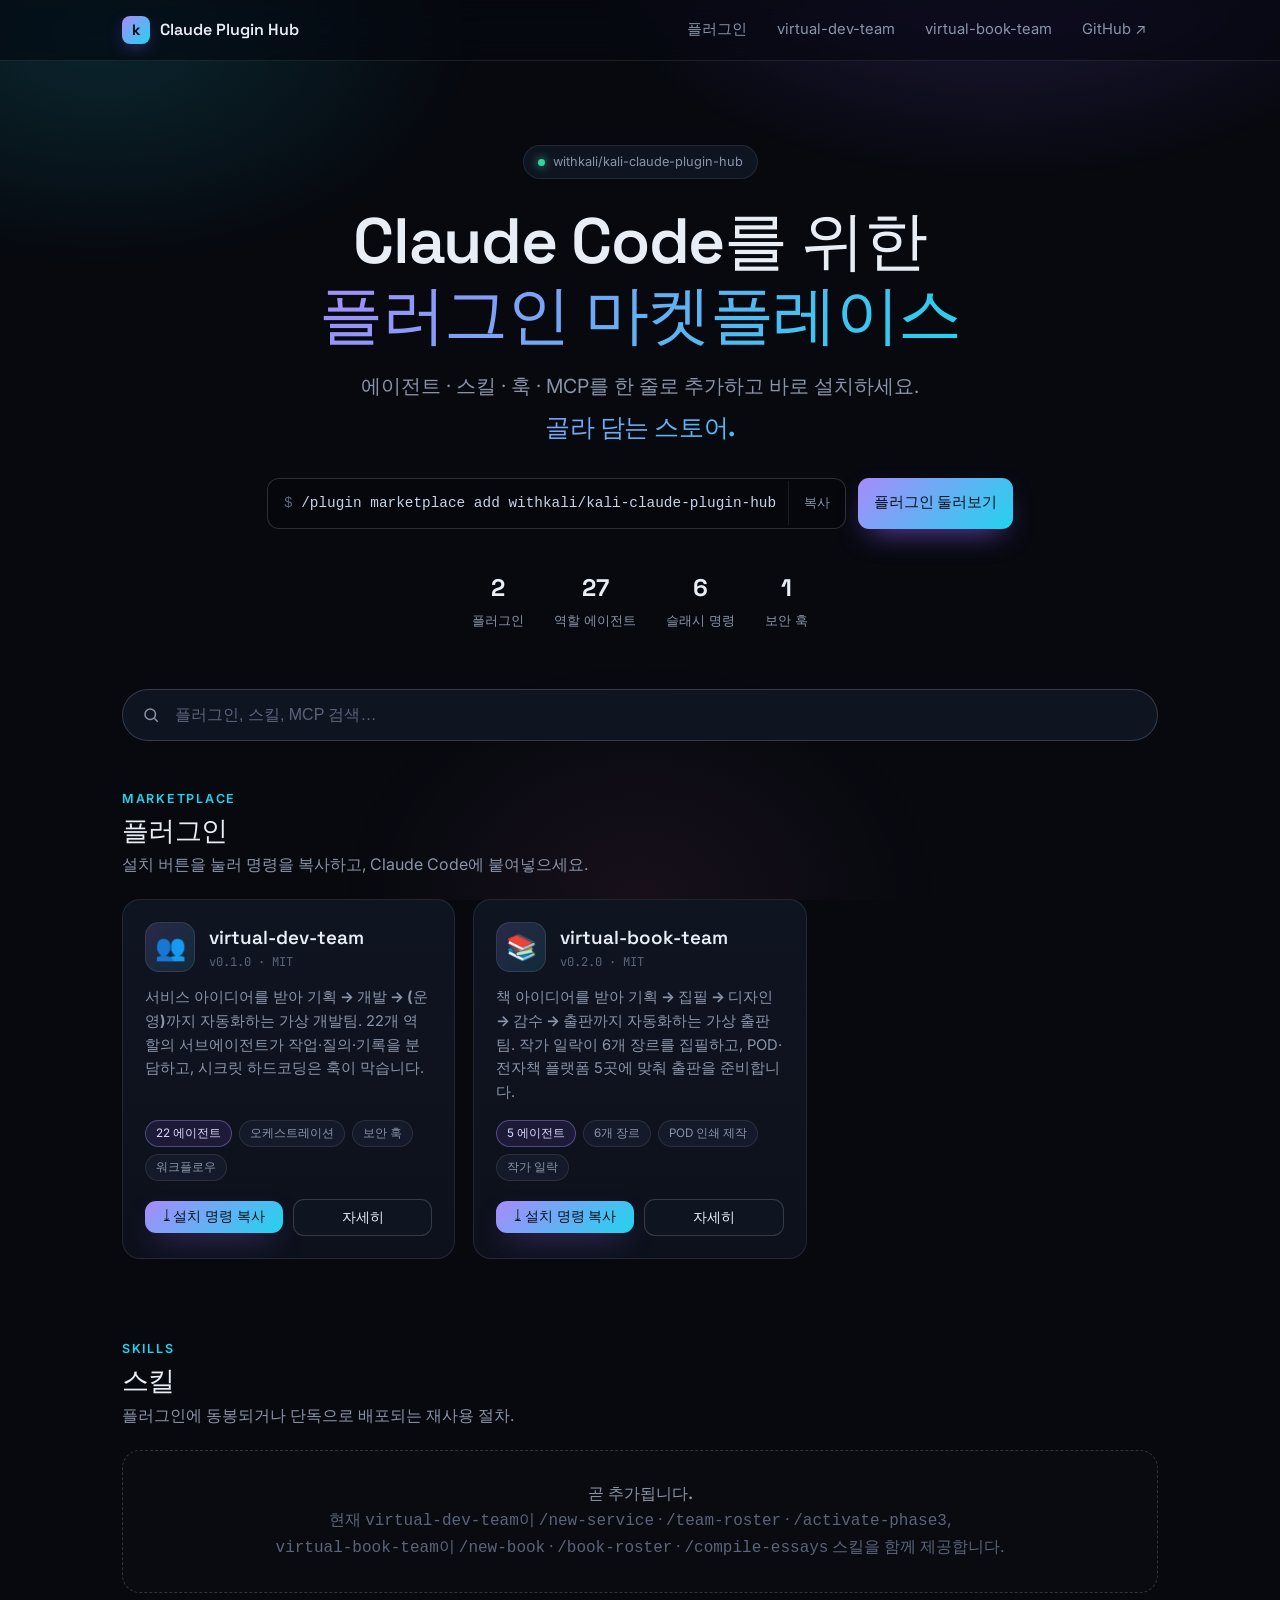
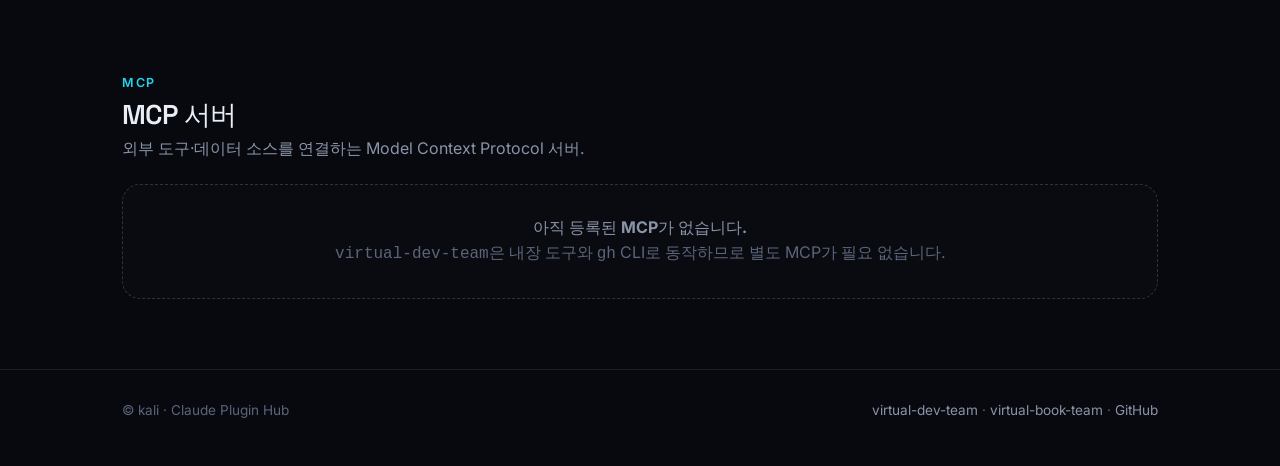
<file: docs/index.html>
<!DOCTYPE html>
<html lang="ko">
<head>
<meta charset="UTF-8" />
<meta name="viewport" content="width=device-width, initial-scale=1.0" />
<title>Claude Plugin Hub · kali</title>
<meta name="description" content="Claude Code용 플러그인 · 스킬 · MCP 마켓플레이스. 한 줄로 추가하고 바로 설치하세요." />
<link rel="preconnect" href="https://fonts.googleapis.com" />
<link rel="preconnect" href="https://fonts.gstatic.com" crossorigin />
<link href="https://fonts.googleapis.com/css2?family=Inter:wght@400;500;600&family=Space+Grotesk:wght@500;600;700&family=JetBrains+Mono:wght@400;500&display=swap" rel="stylesheet" />
<link rel="stylesheet" href="assets/styles.css" />
</head>
<body>

<nav class="nav">
  <div class="container nav-inner">
    <a class="brand" href="index.html"><span class="logo">k</span> Claude Plugin Hub</a>
    <div class="nav-links">
      <a href="#plugins">플러그인</a>
      <a href="virtual-dev-team.html">virtual-dev-team</a>
      <a href="virtual-book-team.html">virtual-book-team</a>
      <a href="https://github.com/withkali/kali-claude-plugin-hub" target="_blank" rel="noopener">GitHub ↗</a>
    </div>
  </div>
</nav>

<header class="hero">
  <div class="container">
    <span class="eyebrow"><span class="dot"></span> withkali/kali-claude-plugin-hub</span>
    <h1>Claude Code를 위한<br /><span class="grad">플러그인 마켓플레이스</span></h1>
    <p class="lead">에이전트 · 스킬 · 훅 · MCP를 한 줄로 추가하고 바로 설치하세요.</p>
    <p class="lead-store">골라 담는 스토어.</p>
    <div class="hero-cta">
      <div class="cmd">
        <code>/plugin marketplace add withkali/kali-claude-plugin-hub</code>
        <button class="copy" data-copy="/plugin marketplace add withkali/kali-claude-plugin-hub">복사</button>
      </div>
      <a class="btn btn-primary" href="#plugins">플러그인 둘러보기</a>
    </div>
    <div class="stats">
      <div class="stat"><b>2</b><span>플러그인</span></div>
      <div class="stat"><b>27</b><span>역할 에이전트</span></div>
      <div class="stat"><b>6</b><span>슬래시 명령</span></div>
      <div class="stat"><b>1</b><span>보안 훅</span></div>
    </div>
  </div>
</header>

<div class="search-section">
  <div class="container">
    <div class="search-bar">
      <svg width="18" height="18" viewBox="0 0 24 24" fill="none" stroke="currentColor" stroke-width="2"><circle cx="11" cy="11" r="7"/><path d="m21 21-4.3-4.3"/></svg>
      <input id="plugin-search" type="text" placeholder="플러그인, 스킬, MCP 검색…" />
    </div>
  </div>
</div>

<main>
  <section class="block" id="plugins">
    <div class="container">
      <div class="section-head">
        <div>
          <div class="label">Marketplace</div>
          <h2>플러그인</h2>
          <p>설치 버튼을 눌러 명령을 복사하고, Claude Code에 붙여넣으세요.</p>
        </div>
      </div>

      <div class="grid">
        <article class="card" data-search="virtual-dev-team 가상 개발팀 기획 디자인 개발 인프라 배포 테스트 장애 에이전트 오케스트레이션 보안">
          <div class="card-top">
            <div class="card-icon">👥</div>
            <div class="card-title">
              <span class="name">virtual-dev-team</span>
              <span class="ver">v0.1.0 · MIT</span>
            </div>
          </div>
          <p class="desc">서비스 아이디어를 받아 <strong>기획 → 개발 → (운영)</strong>까지 자동화하는 가상 개발팀. 22개 역할의 서브에이전트가 작업·질의·기록을 분담하고, 시크릿 하드코딩은 훅이 막습니다.</p>
          <div class="tags">
            <span class="tag accent">22 에이전트</span>
            <span class="tag">오케스트레이션</span>
            <span class="tag">보안 훅</span>
            <span class="tag">워크플로우</span>
          </div>
          <div class="card-actions">
            <button class="btn btn-primary btn-sm" data-copy="/plugin install virtual-dev-team@kali-claude-plugin-hub">⤓ 설치 명령 복사</button>
            <a class="btn btn-sm" href="virtual-dev-team.html">자세히</a>
          </div>
        </article>

        <article class="card" data-search="virtual-book-team 가상 출판팀 책 집필 소설 에세이 여행기 평론 출판 POD 전자책 일락 기획 디자인 감수">
          <div class="card-top">
            <div class="card-icon">📚</div>
            <div class="card-title">
              <span class="name">virtual-book-team</span>
              <span class="ver">v0.2.0 · MIT</span>
            </div>
          </div>
          <p class="desc">책 아이디어를 받아 <strong>기획 → 집필 → 디자인 → 감수 → 출판</strong>까지 자동화하는 가상 출판팀. 작가 <em>일락</em>이 6개 장르를 집필하고, POD·전자책 플랫폼 5곳에 맞춰 출판을 준비합니다.</p>
          <div class="tags">
            <span class="tag accent">5 에이전트</span>
            <span class="tag">6개 장르</span>
            <span class="tag">POD 인쇄 제작</span>
            <span class="tag">작가 일락</span>
          </div>
          <div class="card-actions">
            <button class="btn btn-primary btn-sm" data-copy="/plugin install virtual-book-team@kali-claude-plugin-hub">⤓ 설치 명령 복사</button>
            <a class="btn btn-sm" href="virtual-book-team.html">자세히</a>
          </div>
        </article>
      </div>

      <div id="no-results" class="empty fade-hidden" style="margin-top:18px;">검색 결과가 없습니다.</div>
    </div>
  </section>

  <section class="block">
    <div class="container">
      <div class="section-head">
        <div>
          <div class="label">Skills</div>
          <h2>스킬</h2>
          <p>플러그인에 동봉되거나 단독으로 배포되는 재사용 절차.</p>
        </div>
      </div>
      <div class="empty"><b>곧 추가됩니다.</b><br />
        현재 <code>virtual-dev-team</code>이 <code>/new-service</code> · <code>/team-roster</code> · <code>/activate-phase3</code>,<br />
        <code>virtual-book-team</code>이 <code>/new-book</code> · <code>/book-roster</code> · <code>/compile-essays</code> 스킬을 함께 제공합니다.
      </div>
    </div>
  </section>

  <section class="block">
    <div class="container">
      <div class="section-head">
        <div>
          <div class="label">MCP</div>
          <h2>MCP 서버</h2>
          <p>외부 도구·데이터 소스를 연결하는 Model Context Protocol 서버.</p>
        </div>
      </div>
      <div class="empty"><b>아직 등록된 MCP가 없습니다.</b><br /><code>virtual-dev-team</code>은 내장 도구와 <code>gh</code> CLI로 동작하므로 별도 MCP가 필요 없습니다.</div>
    </div>
  </section>
</main>

<footer>
  <div class="container footer-inner">
    <span>© kali · Claude Plugin Hub</span>
    <span><a href="virtual-dev-team.html">virtual-dev-team</a> · <a href="virtual-book-team.html">virtual-book-team</a> · <a href="https://github.com/withkali/kali-claude-plugin-hub" target="_blank" rel="noopener">GitHub</a></span>
  </div>
</footer>

<script src="assets/app.js"></script>
</body>
</html>
</file>
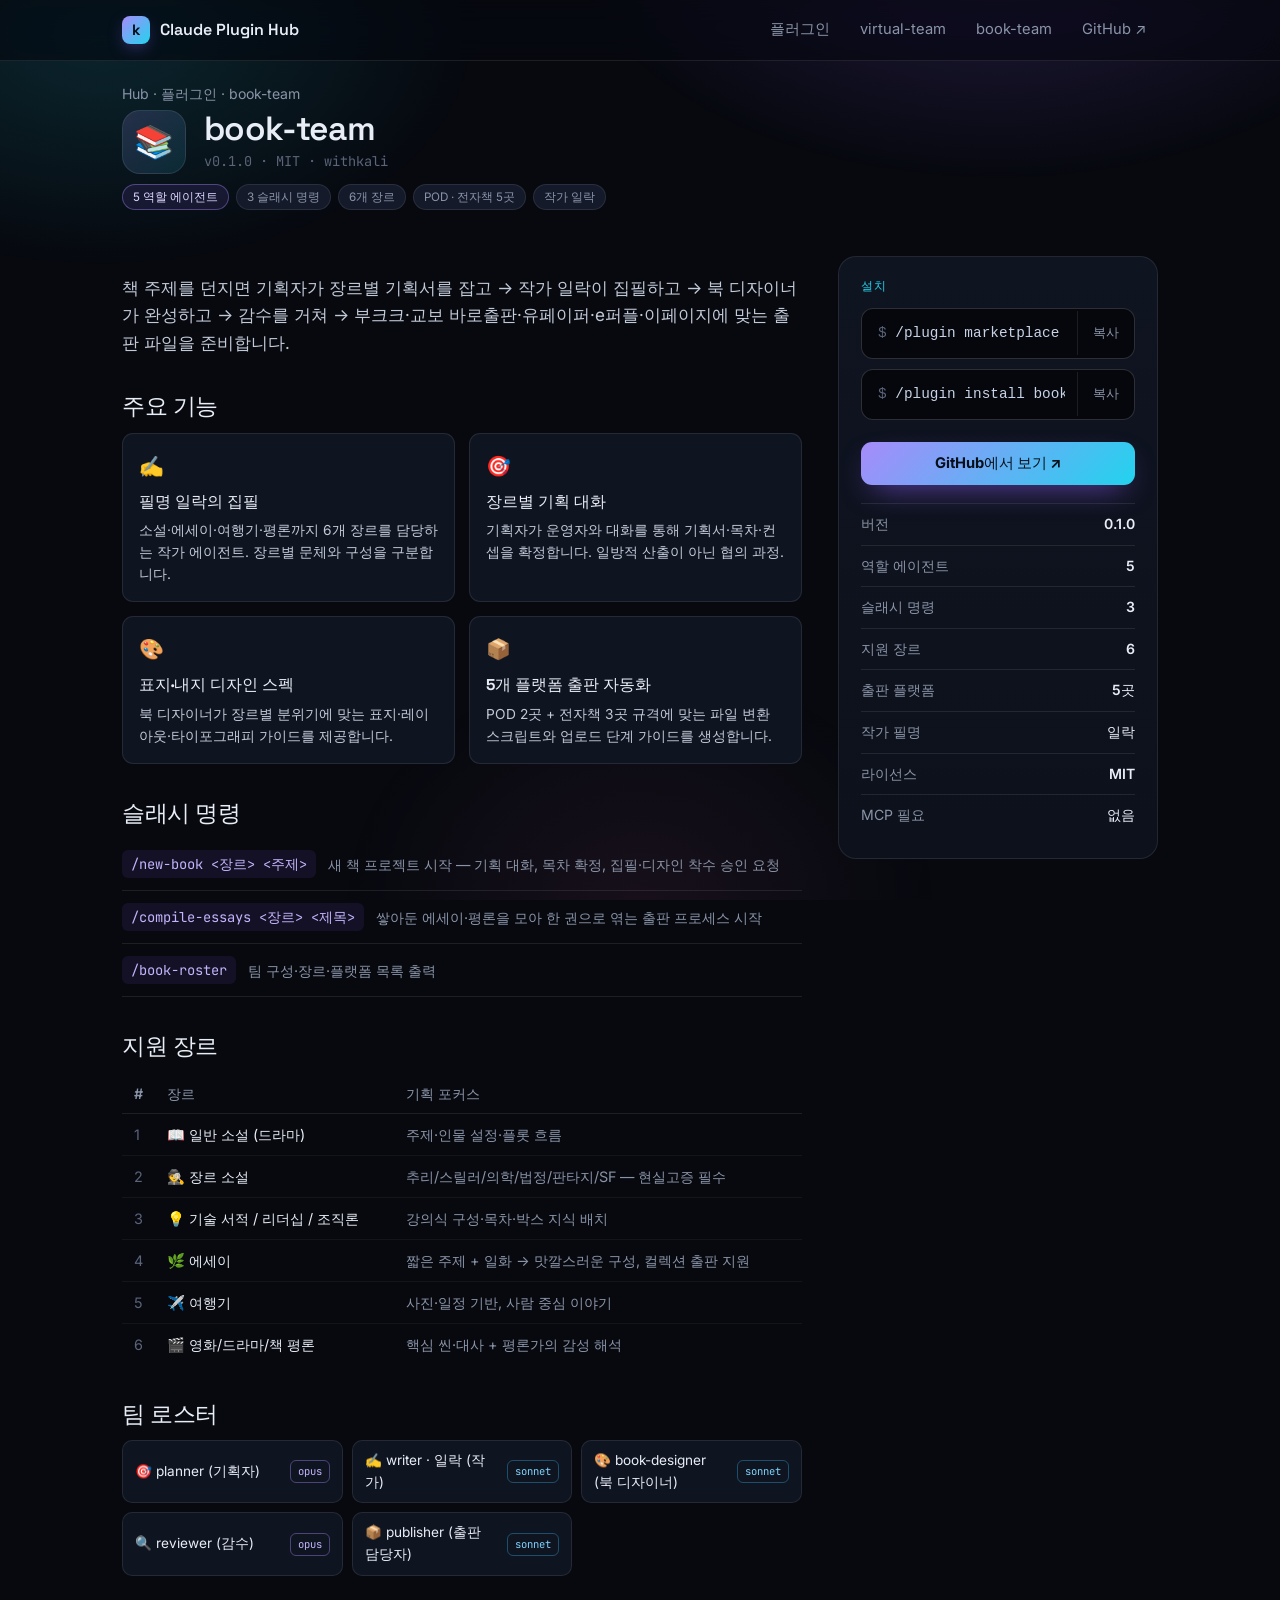
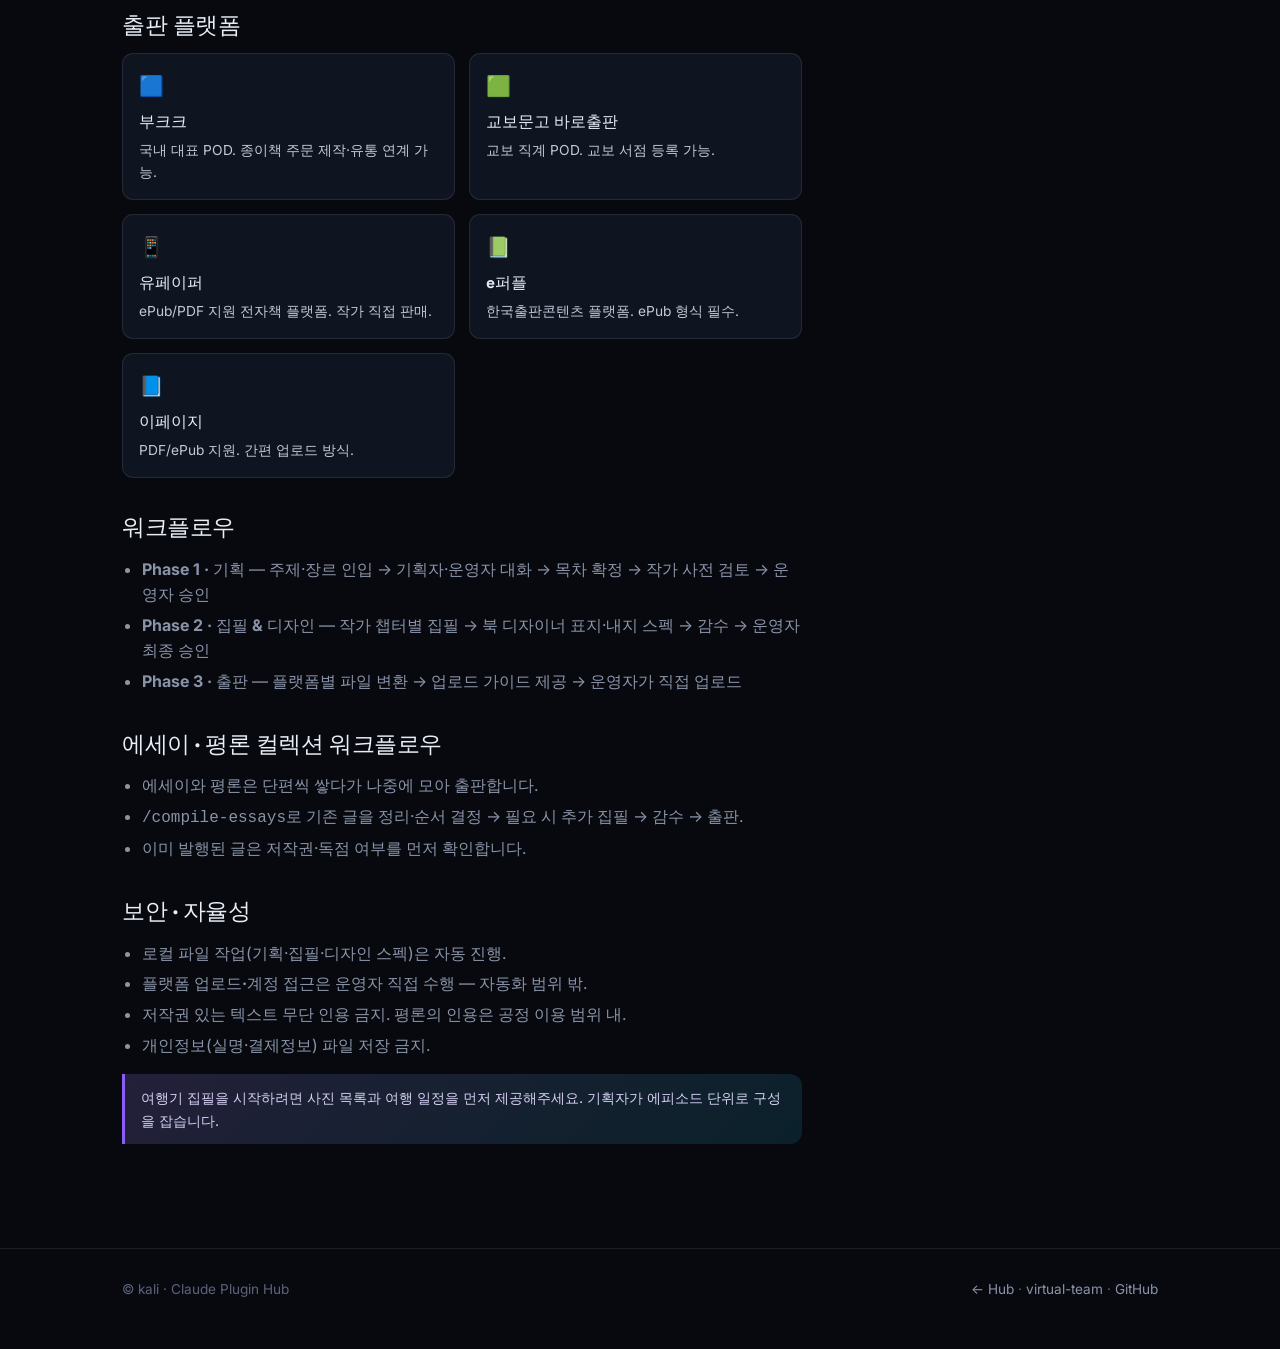
<file: docs/book-team.html>
<!DOCTYPE html>
<html lang="ko">
<head>
<meta charset="UTF-8" />
<meta name="viewport" content="width=device-width, initial-scale=1.0" />
<title>book-team · Claude Plugin Hub</title>
<meta name="description" content="기획→집필→디자인→감수→출판을 자동화하는 가상 출판팀 플러그인. 작가 일락이 6개 장르를 집필하고 POD·전자책 5개 플랫폼에 출판합니다." />
<link rel="preconnect" href="https://fonts.googleapis.com" />
<link rel="preconnect" href="https://fonts.gstatic.com" crossorigin />
<link href="https://fonts.googleapis.com/css2?family=Inter:wght@400;500;600&family=Space+Grotesk:wght@500;600;700&family=JetBrains+Mono:wght@400;500&display=swap" rel="stylesheet" />
<link rel="stylesheet" href="assets/styles.css" />
</head>
<body>

<nav class="nav">
  <div class="container nav-inner">
    <a class="brand" href="index.html"><span class="logo">k</span> Claude Plugin Hub</a>
    <div class="nav-links">
      <a href="index.html#plugins">플러그인</a>
      <a href="virtual-team.html">virtual-team</a>
      <a href="book-team.html">book-team</a>
      <a href="https://github.com/withkali/kali-claude-plugin-hub" target="_blank" rel="noopener">GitHub ↗</a>
    </div>
  </div>
</nav>

<div class="container">
  <div class="crumb"><a href="index.html">Hub</a> · <a href="index.html#plugins">플러그인</a> · book-team</div>

  <div class="listing-head">
    <div class="card-icon">📚</div>
    <div>
      <h1>book-team</h1>
      <span class="ver">v0.1.0 · MIT · withkali</span>
    </div>
  </div>
  <div class="tags" style="margin-bottom:6px;">
    <span class="tag accent">5 역할 에이전트</span>
    <span class="tag">3 슬래시 명령</span>
    <span class="tag">6개 장르</span>
    <span class="tag">POD · 전자책 5곳</span>
    <span class="tag">작가 일락</span>
  </div>

  <div class="listing">
    <!-- main -->
    <div class="prose">
      <p style="font-size:1.08rem;color:#c2cad8;">책 주제를 던지면 기획자가 장르별 기획서를 잡고 → 작가 <em>일락</em>이 집필하고 → 북 디자이너가 완성하고 → 감수를 거쳐 → 부크크·교보 바로출판·유페이퍼·e퍼플·이페이지에 맞는 출판 파일을 준비합니다.</p>

      <h2>주요 기능</h2>
      <div class="feature-grid">
        <div class="feature"><span class="fi">✍️</span><h4>필명 일락의 집필</h4><p>소설·에세이·여행기·평론까지 6개 장르를 담당하는 작가 에이전트. 장르별 문체와 구성을 구분합니다.</p></div>
        <div class="feature"><span class="fi">🎯</span><h4>장르별 기획 대화</h4><p>기획자가 운영자와 대화를 통해 기획서·목차·컨셉을 확정합니다. 일방적 산출이 아닌 협의 과정.</p></div>
        <div class="feature"><span class="fi">🎨</span><h4>표지·내지 디자인 스펙</h4><p>북 디자이너가 장르별 분위기에 맞는 표지·레이아웃·타이포그래피 가이드를 제공합니다.</p></div>
        <div class="feature"><span class="fi">📦</span><h4>5개 플랫폼 출판 자동화</h4><p>POD 2곳 + 전자책 3곳 규격에 맞는 파일 변환 스크립트와 업로드 단계 가이드를 생성합니다.</p></div>
      </div>

      <h2>슬래시 명령</h2>
      <div class="cmd-row"><code>/new-book &lt;장르&gt; &lt;주제&gt;</code><span>새 책 프로젝트 시작 — 기획 대화, 목차 확정, 집필·디자인 착수 승인 요청</span></div>
      <div class="cmd-row"><code>/compile-essays &lt;장르&gt; &lt;제목&gt;</code><span>쌓아둔 에세이·평론을 모아 한 권으로 엮는 출판 프로세스 시작</span></div>
      <div class="cmd-row"><code>/book-roster</code><span>팀 구성·장르·플랫폼 목록 출력</span></div>

      <h2>지원 장르</h2>
      <table class="genre-table">
        <thead><tr><th>#</th><th>장르</th><th>기획 포커스</th></tr></thead>
        <tbody>
          <tr><td>1</td><td>📖 일반 소설 (드라마)</td><td>주제·인물 설정·플롯 흐름</td></tr>
          <tr><td>2</td><td>🕵️ 장르 소설</td><td>추리/스릴러/의학/법정/판타지/SF — 현실고증 필수</td></tr>
          <tr><td>3</td><td>💡 기술 서적 / 리더십 / 조직론</td><td>강의식 구성·목차·박스 지식 배치</td></tr>
          <tr><td>4</td><td>🌿 에세이</td><td>짧은 주제 + 일화 → 맛깔스러운 구성, 컬렉션 출판 지원</td></tr>
          <tr><td>5</td><td>✈️ 여행기</td><td>사진·일정 기반, 사람 중심 이야기</td></tr>
          <tr><td>6</td><td>🎬 영화/드라마/책 평론</td><td>핵심 씬·대사 + 평론가의 감성 해석</td></tr>
        </tbody>
      </table>

      <h2>팀 로스터</h2>
      <div class="roles">
        <div class="role">🎯 planner (기획자) <span class="m opus">opus</span></div>
        <div class="role">✍️ writer · 일락 (작가) <span class="m sonnet">sonnet</span></div>
        <div class="role">🎨 book-designer (북 디자이너) <span class="m sonnet">sonnet</span></div>
        <div class="role">🔍 reviewer (감수) <span class="m opus">opus</span></div>
        <div class="role">📦 publisher (출판 담당자) <span class="m sonnet">sonnet</span></div>
      </div>

      <h2>출판 플랫폼</h2>
      <div class="feature-grid">
        <div class="feature"><span class="fi">🟦</span><h4>부크크</h4><p>국내 대표 POD. 종이책 주문 제작·유통 연계 가능.</p></div>
        <div class="feature"><span class="fi">🟩</span><h4>교보문고 바로출판</h4><p>교보 직계 POD. 교보 서점 등록 가능.</p></div>
        <div class="feature"><span class="fi">📱</span><h4>유페이퍼</h4><p>ePub/PDF 지원 전자책 플랫폼. 작가 직접 판매.</p></div>
        <div class="feature"><span class="fi">📗</span><h4>e퍼플</h4><p>한국출판콘텐츠 플랫폼. ePub 형식 필수.</p></div>
        <div class="feature"><span class="fi">📘</span><h4>이페이지</h4><p>PDF/ePub 지원. 간편 업로드 방식.</p></div>
      </div>

      <h2>워크플로우</h2>
      <ul>
        <li><strong>Phase 1 · 기획</strong> — 주제·장르 인입 → 기획자·운영자 대화 → 목차 확정 → 작가 사전 검토 → 운영자 승인</li>
        <li><strong>Phase 2 · 집필 &amp; 디자인</strong> — 작가 챕터별 집필 → 북 디자이너 표지·내지 스펙 → 감수 → 운영자 최종 승인</li>
        <li><strong>Phase 3 · 출판</strong> — 플랫폼별 파일 변환 → 업로드 가이드 제공 → 운영자가 직접 업로드</li>
      </ul>

      <h2>에세이 · 평론 컬렉션 워크플로우</h2>
      <ul>
        <li>에세이와 평론은 단편씩 쌓다가 나중에 모아 출판합니다.</li>
        <li><code>/compile-essays</code>로 기존 글을 정리·순서 결정 → 필요 시 추가 집필 → 감수 → 출판.</li>
        <li>이미 발행된 글은 저작권·독점 여부를 먼저 확인합니다.</li>
      </ul>

      <h2>보안 · 자율성</h2>
      <ul>
        <li>로컬 파일 작업(기획·집필·디자인 스펙)은 자동 진행.</li>
        <li><strong>플랫폼 업로드·계정 접근은 운영자 직접 수행</strong> — 자동화 범위 밖.</li>
        <li>저작권 있는 텍스트 무단 인용 금지. 평론의 인용은 공정 이용 범위 내.</li>
        <li>개인정보(실명·결제정보) 파일 저장 금지.</li>
      </ul>
      <div class="callout">여행기 집필을 시작하려면 사진 목록과 여행 일정을 먼저 제공해주세요. 기획자가 에피소드 단위로 구성을 잡습니다.</div>
    </div>

    <!-- sidebar -->
    <aside class="sidebar">
      <h3>설치</h3>
      <div class="cmd">
        <code>/plugin marketplace add withkali/kali-claude-plugin-hub</code>
        <button class="copy" data-copy="/plugin marketplace add withkali/kali-claude-plugin-hub">복사</button>
      </div>
      <div class="cmd">
        <code>/plugin install book-team@kali-claude-plugin-hub</code>
        <button class="copy" data-copy="/plugin install book-team@kali-claude-plugin-hub">복사</button>
      </div>
      <a class="btn btn-primary" style="width:100%;justify-content:center;margin-top:12px;" href="https://github.com/withkali/kali-claude-plugin-hub" target="_blank" rel="noopener">GitHub에서 보기 ↗</a>
      <ul class="facts">
        <li><span>버전</span><b>0.1.0</b></li>
        <li><span>역할 에이전트</span><b>5</b></li>
        <li><span>슬래시 명령</span><b>3</b></li>
        <li><span>지원 장르</span><b>6</b></li>
        <li><span>출판 플랫폼</span><b>5곳</b></li>
        <li><span>작가 필명</span><b>일락</b></li>
        <li><span>라이선스</span><b>MIT</b></li>
        <li><span>MCP 필요</span><b>없음</b></li>
      </ul>
    </aside>
  </div>
</div>

<footer>
  <div class="container footer-inner">
    <span>© kali · Claude Plugin Hub</span>
    <span><a href="index.html">← Hub</a> · <a href="virtual-team.html">virtual-team</a> · <a href="https://github.com/withkali/kali-claude-plugin-hub" target="_blank" rel="noopener">GitHub</a></span>
  </div>
</footer>

<script src="assets/app.js"></script>
</body>
</html>
</file>
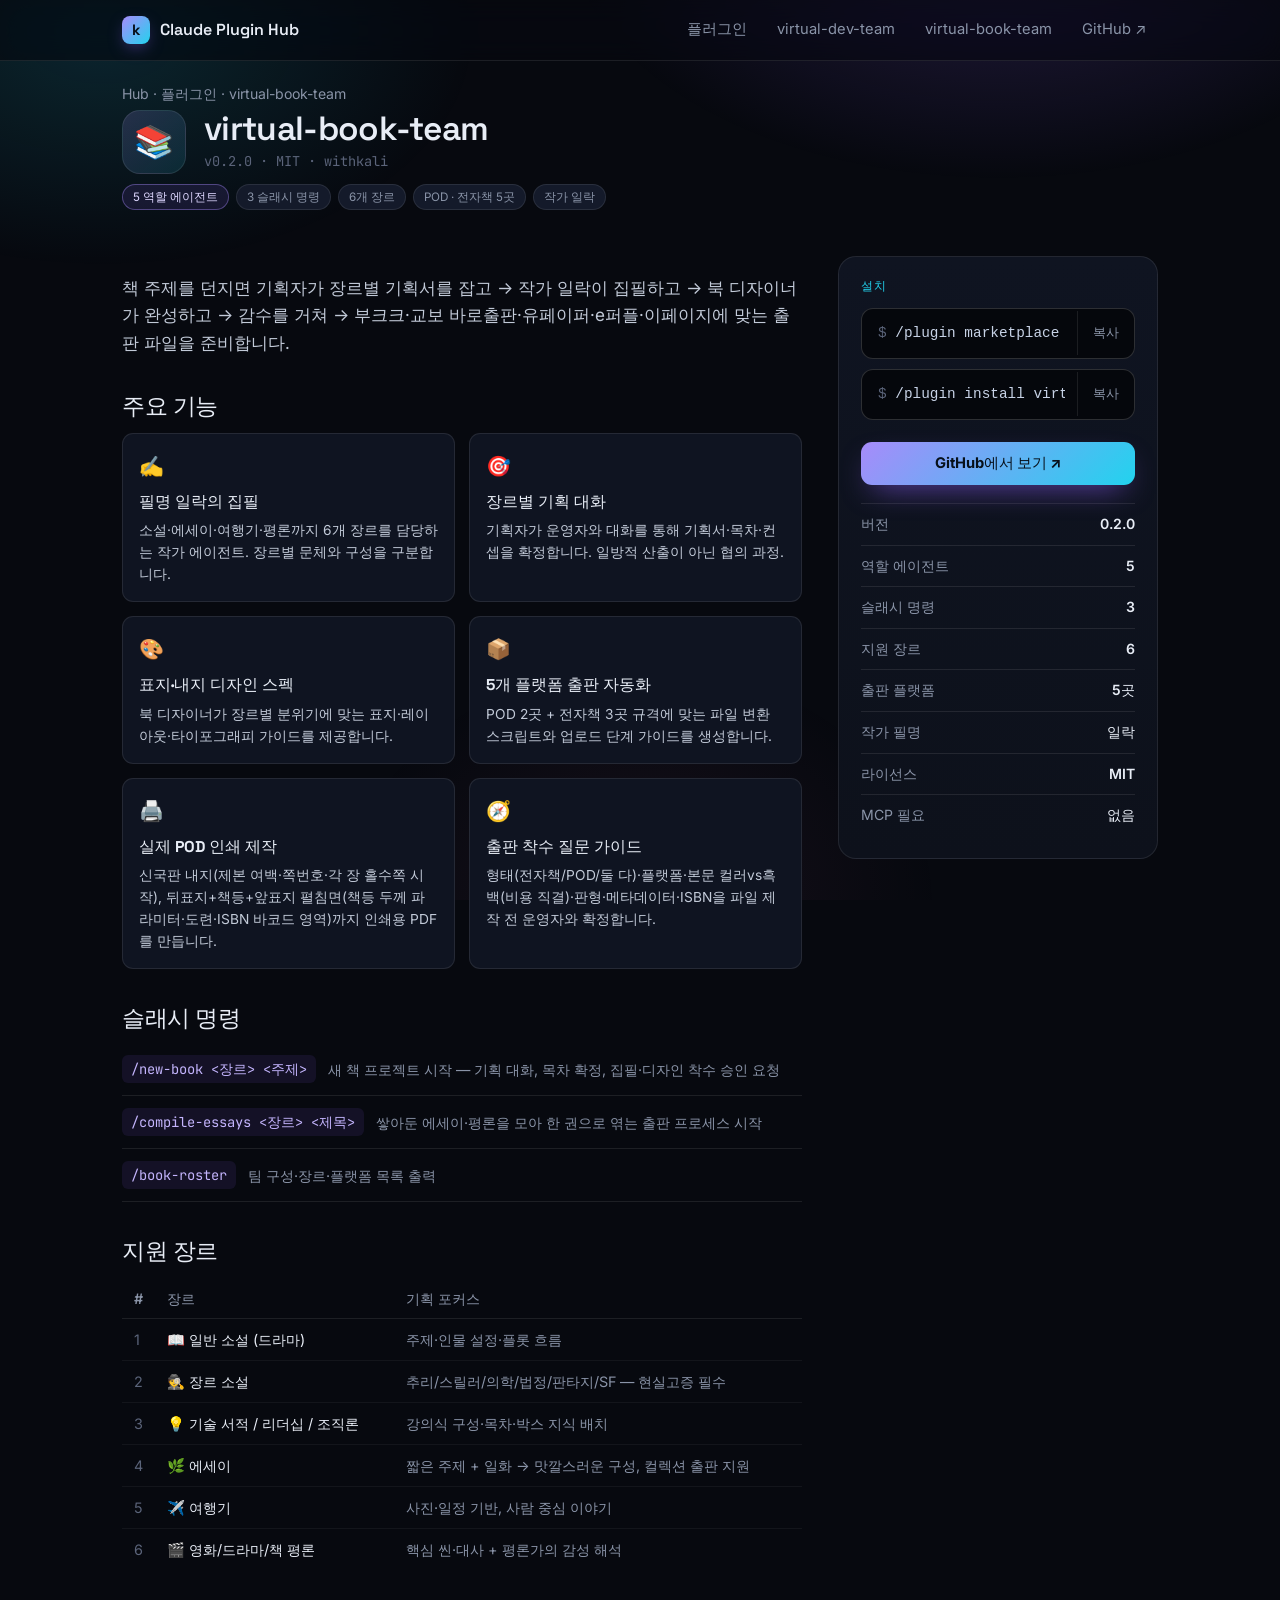
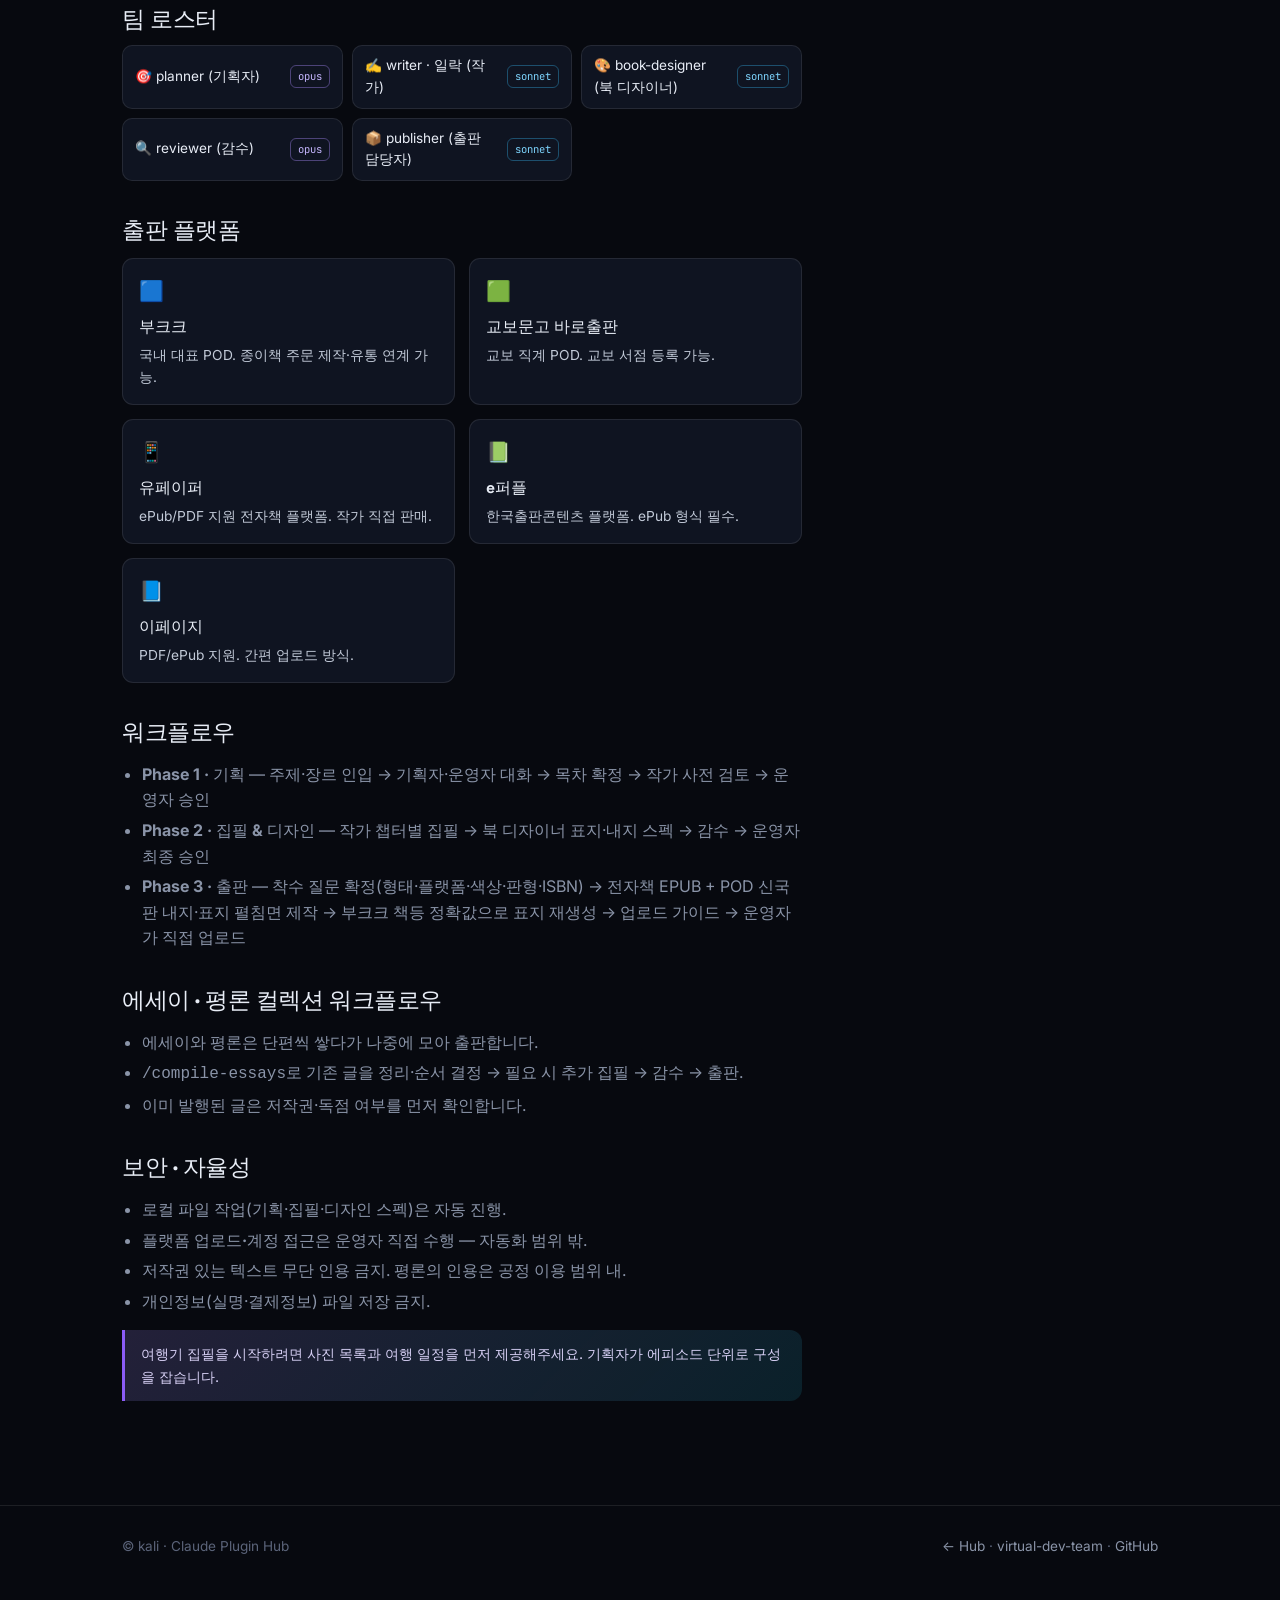
<file: docs/virtual-book-team.html>
<!DOCTYPE html>
<html lang="ko">
<head>
<meta charset="UTF-8" />
<meta name="viewport" content="width=device-width, initial-scale=1.0" />
<title>virtual-book-team · Claude Plugin Hub</title>
<meta name="description" content="기획→집필→디자인→감수→출판을 자동화하는 가상 출판팀 플러그인. 작가 일락이 6개 장르를 집필하고 POD·전자책 5개 플랫폼에 출판합니다." />
<link rel="preconnect" href="https://fonts.googleapis.com" />
<link rel="preconnect" href="https://fonts.gstatic.com" crossorigin />
<link href="https://fonts.googleapis.com/css2?family=Inter:wght@400;500;600&family=Space+Grotesk:wght@500;600;700&family=JetBrains+Mono:wght@400;500&display=swap" rel="stylesheet" />
<link rel="stylesheet" href="assets/styles.css" />
</head>
<body>

<nav class="nav">
  <div class="container nav-inner">
    <a class="brand" href="index.html"><span class="logo">k</span> Claude Plugin Hub</a>
    <div class="nav-links">
      <a href="index.html#plugins">플러그인</a>
      <a href="virtual-dev-team.html">virtual-dev-team</a>
      <a href="virtual-book-team.html">virtual-book-team</a>
      <a href="https://github.com/withkali/kali-claude-plugin-hub" target="_blank" rel="noopener">GitHub ↗</a>
    </div>
  </div>
</nav>

<div class="container">
  <div class="crumb"><a href="index.html">Hub</a> · <a href="index.html#plugins">플러그인</a> · virtual-book-team</div>

  <div class="listing-head">
    <div class="card-icon">📚</div>
    <div>
      <h1>virtual-book-team</h1>
      <span class="ver">v0.2.0 · MIT · withkali</span>
    </div>
  </div>
  <div class="tags" style="margin-bottom:6px;">
    <span class="tag accent">5 역할 에이전트</span>
    <span class="tag">3 슬래시 명령</span>
    <span class="tag">6개 장르</span>
    <span class="tag">POD · 전자책 5곳</span>
    <span class="tag">작가 일락</span>
  </div>

  <div class="listing">
    <!-- main -->
    <div class="prose">
      <p style="font-size:1.08rem;color:#c2cad8;">책 주제를 던지면 기획자가 장르별 기획서를 잡고 → 작가 <em>일락</em>이 집필하고 → 북 디자이너가 완성하고 → 감수를 거쳐 → 부크크·교보 바로출판·유페이퍼·e퍼플·이페이지에 맞는 출판 파일을 준비합니다.</p>

      <h2>주요 기능</h2>
      <div class="feature-grid">
        <div class="feature"><span class="fi">✍️</span><h4>필명 일락의 집필</h4><p>소설·에세이·여행기·평론까지 6개 장르를 담당하는 작가 에이전트. 장르별 문체와 구성을 구분합니다.</p></div>
        <div class="feature"><span class="fi">🎯</span><h4>장르별 기획 대화</h4><p>기획자가 운영자와 대화를 통해 기획서·목차·컨셉을 확정합니다. 일방적 산출이 아닌 협의 과정.</p></div>
        <div class="feature"><span class="fi">🎨</span><h4>표지·내지 디자인 스펙</h4><p>북 디자이너가 장르별 분위기에 맞는 표지·레이아웃·타이포그래피 가이드를 제공합니다.</p></div>
        <div class="feature"><span class="fi">📦</span><h4>5개 플랫폼 출판 자동화</h4><p>POD 2곳 + 전자책 3곳 규격에 맞는 파일 변환 스크립트와 업로드 단계 가이드를 생성합니다.</p></div>
        <div class="feature"><span class="fi">🖨️</span><h4>실제 POD 인쇄 제작</h4><p>신국판 내지(제본 여백·쪽번호·각 장 홀수쪽 시작), 뒤표지+책등+앞표지 펼침면(책등 두께 파라미터·도련·ISBN 바코드 영역)까지 인쇄용 PDF를 만듭니다.</p></div>
        <div class="feature"><span class="fi">🧭</span><h4>출판 착수 질문 가이드</h4><p>형태(전자책/POD/둘 다)·플랫폼·본문 컬러vs흑백(비용 직결)·판형·메타데이터·ISBN을 파일 제작 전 운영자와 확정합니다.</p></div>
      </div>

      <h2>슬래시 명령</h2>
      <div class="cmd-row"><code>/new-book &lt;장르&gt; &lt;주제&gt;</code><span>새 책 프로젝트 시작 — 기획 대화, 목차 확정, 집필·디자인 착수 승인 요청</span></div>
      <div class="cmd-row"><code>/compile-essays &lt;장르&gt; &lt;제목&gt;</code><span>쌓아둔 에세이·평론을 모아 한 권으로 엮는 출판 프로세스 시작</span></div>
      <div class="cmd-row"><code>/book-roster</code><span>팀 구성·장르·플랫폼 목록 출력</span></div>

      <h2>지원 장르</h2>
      <table class="genre-table">
        <thead><tr><th>#</th><th>장르</th><th>기획 포커스</th></tr></thead>
        <tbody>
          <tr><td>1</td><td>📖 일반 소설 (드라마)</td><td>주제·인물 설정·플롯 흐름</td></tr>
          <tr><td>2</td><td>🕵️ 장르 소설</td><td>추리/스릴러/의학/법정/판타지/SF — 현실고증 필수</td></tr>
          <tr><td>3</td><td>💡 기술 서적 / 리더십 / 조직론</td><td>강의식 구성·목차·박스 지식 배치</td></tr>
          <tr><td>4</td><td>🌿 에세이</td><td>짧은 주제 + 일화 → 맛깔스러운 구성, 컬렉션 출판 지원</td></tr>
          <tr><td>5</td><td>✈️ 여행기</td><td>사진·일정 기반, 사람 중심 이야기</td></tr>
          <tr><td>6</td><td>🎬 영화/드라마/책 평론</td><td>핵심 씬·대사 + 평론가의 감성 해석</td></tr>
        </tbody>
      </table>

      <h2>팀 로스터</h2>
      <div class="roles">
        <div class="role">🎯 planner (기획자) <span class="m opus">opus</span></div>
        <div class="role">✍️ writer · 일락 (작가) <span class="m sonnet">sonnet</span></div>
        <div class="role">🎨 book-designer (북 디자이너) <span class="m sonnet">sonnet</span></div>
        <div class="role">🔍 reviewer (감수) <span class="m opus">opus</span></div>
        <div class="role">📦 publisher (출판 담당자) <span class="m sonnet">sonnet</span></div>
      </div>

      <h2>출판 플랫폼</h2>
      <div class="feature-grid">
        <div class="feature"><span class="fi">🟦</span><h4>부크크</h4><p>국내 대표 POD. 종이책 주문 제작·유통 연계 가능.</p></div>
        <div class="feature"><span class="fi">🟩</span><h4>교보문고 바로출판</h4><p>교보 직계 POD. 교보 서점 등록 가능.</p></div>
        <div class="feature"><span class="fi">📱</span><h4>유페이퍼</h4><p>ePub/PDF 지원 전자책 플랫폼. 작가 직접 판매.</p></div>
        <div class="feature"><span class="fi">📗</span><h4>e퍼플</h4><p>한국출판콘텐츠 플랫폼. ePub 형식 필수.</p></div>
        <div class="feature"><span class="fi">📘</span><h4>이페이지</h4><p>PDF/ePub 지원. 간편 업로드 방식.</p></div>
      </div>

      <h2>워크플로우</h2>
      <ul>
        <li><strong>Phase 1 · 기획</strong> — 주제·장르 인입 → 기획자·운영자 대화 → 목차 확정 → 작가 사전 검토 → 운영자 승인</li>
        <li><strong>Phase 2 · 집필 &amp; 디자인</strong> — 작가 챕터별 집필 → 북 디자이너 표지·내지 스펙 → 감수 → 운영자 최종 승인</li>
        <li><strong>Phase 3 · 출판</strong> — 착수 질문 확정(형태·플랫폼·색상·판형·ISBN) → 전자책 EPUB + POD 신국판 내지·표지 펼침면 제작 → 부크크 책등 정확값으로 표지 재생성 → 업로드 가이드 → 운영자가 직접 업로드</li>
      </ul>

      <h2>에세이 · 평론 컬렉션 워크플로우</h2>
      <ul>
        <li>에세이와 평론은 단편씩 쌓다가 나중에 모아 출판합니다.</li>
        <li><code>/compile-essays</code>로 기존 글을 정리·순서 결정 → 필요 시 추가 집필 → 감수 → 출판.</li>
        <li>이미 발행된 글은 저작권·독점 여부를 먼저 확인합니다.</li>
      </ul>

      <h2>보안 · 자율성</h2>
      <ul>
        <li>로컬 파일 작업(기획·집필·디자인 스펙)은 자동 진행.</li>
        <li><strong>플랫폼 업로드·계정 접근은 운영자 직접 수행</strong> — 자동화 범위 밖.</li>
        <li>저작권 있는 텍스트 무단 인용 금지. 평론의 인용은 공정 이용 범위 내.</li>
        <li>개인정보(실명·결제정보) 파일 저장 금지.</li>
      </ul>
      <div class="callout">여행기 집필을 시작하려면 사진 목록과 여행 일정을 먼저 제공해주세요. 기획자가 에피소드 단위로 구성을 잡습니다.</div>
    </div>

    <!-- sidebar -->
    <aside class="sidebar">
      <h3>설치</h3>
      <div class="cmd">
        <code>/plugin marketplace add withkali/kali-claude-plugin-hub</code>
        <button class="copy" data-copy="/plugin marketplace add withkali/kali-claude-plugin-hub">복사</button>
      </div>
      <div class="cmd">
        <code>/plugin install virtual-book-team@kali-claude-plugin-hub</code>
        <button class="copy" data-copy="/plugin install virtual-book-team@kali-claude-plugin-hub">복사</button>
      </div>
      <a class="btn btn-primary" style="width:100%;justify-content:center;margin-top:12px;" href="https://github.com/withkali/kali-claude-plugin-hub" target="_blank" rel="noopener">GitHub에서 보기 ↗</a>
      <ul class="facts">
        <li><span>버전</span><b>0.2.0</b></li>
        <li><span>역할 에이전트</span><b>5</b></li>
        <li><span>슬래시 명령</span><b>3</b></li>
        <li><span>지원 장르</span><b>6</b></li>
        <li><span>출판 플랫폼</span><b>5곳</b></li>
        <li><span>작가 필명</span><b>일락</b></li>
        <li><span>라이선스</span><b>MIT</b></li>
        <li><span>MCP 필요</span><b>없음</b></li>
      </ul>
    </aside>
  </div>
</div>

<footer>
  <div class="container footer-inner">
    <span>© kali · Claude Plugin Hub</span>
    <span><a href="index.html">← Hub</a> · <a href="virtual-dev-team.html">virtual-dev-team</a> · <a href="https://github.com/withkali/kali-claude-plugin-hub" target="_blank" rel="noopener">GitHub</a></span>
  </div>
</footer>

<script src="assets/app.js"></script>
</body>
</html>
</file>
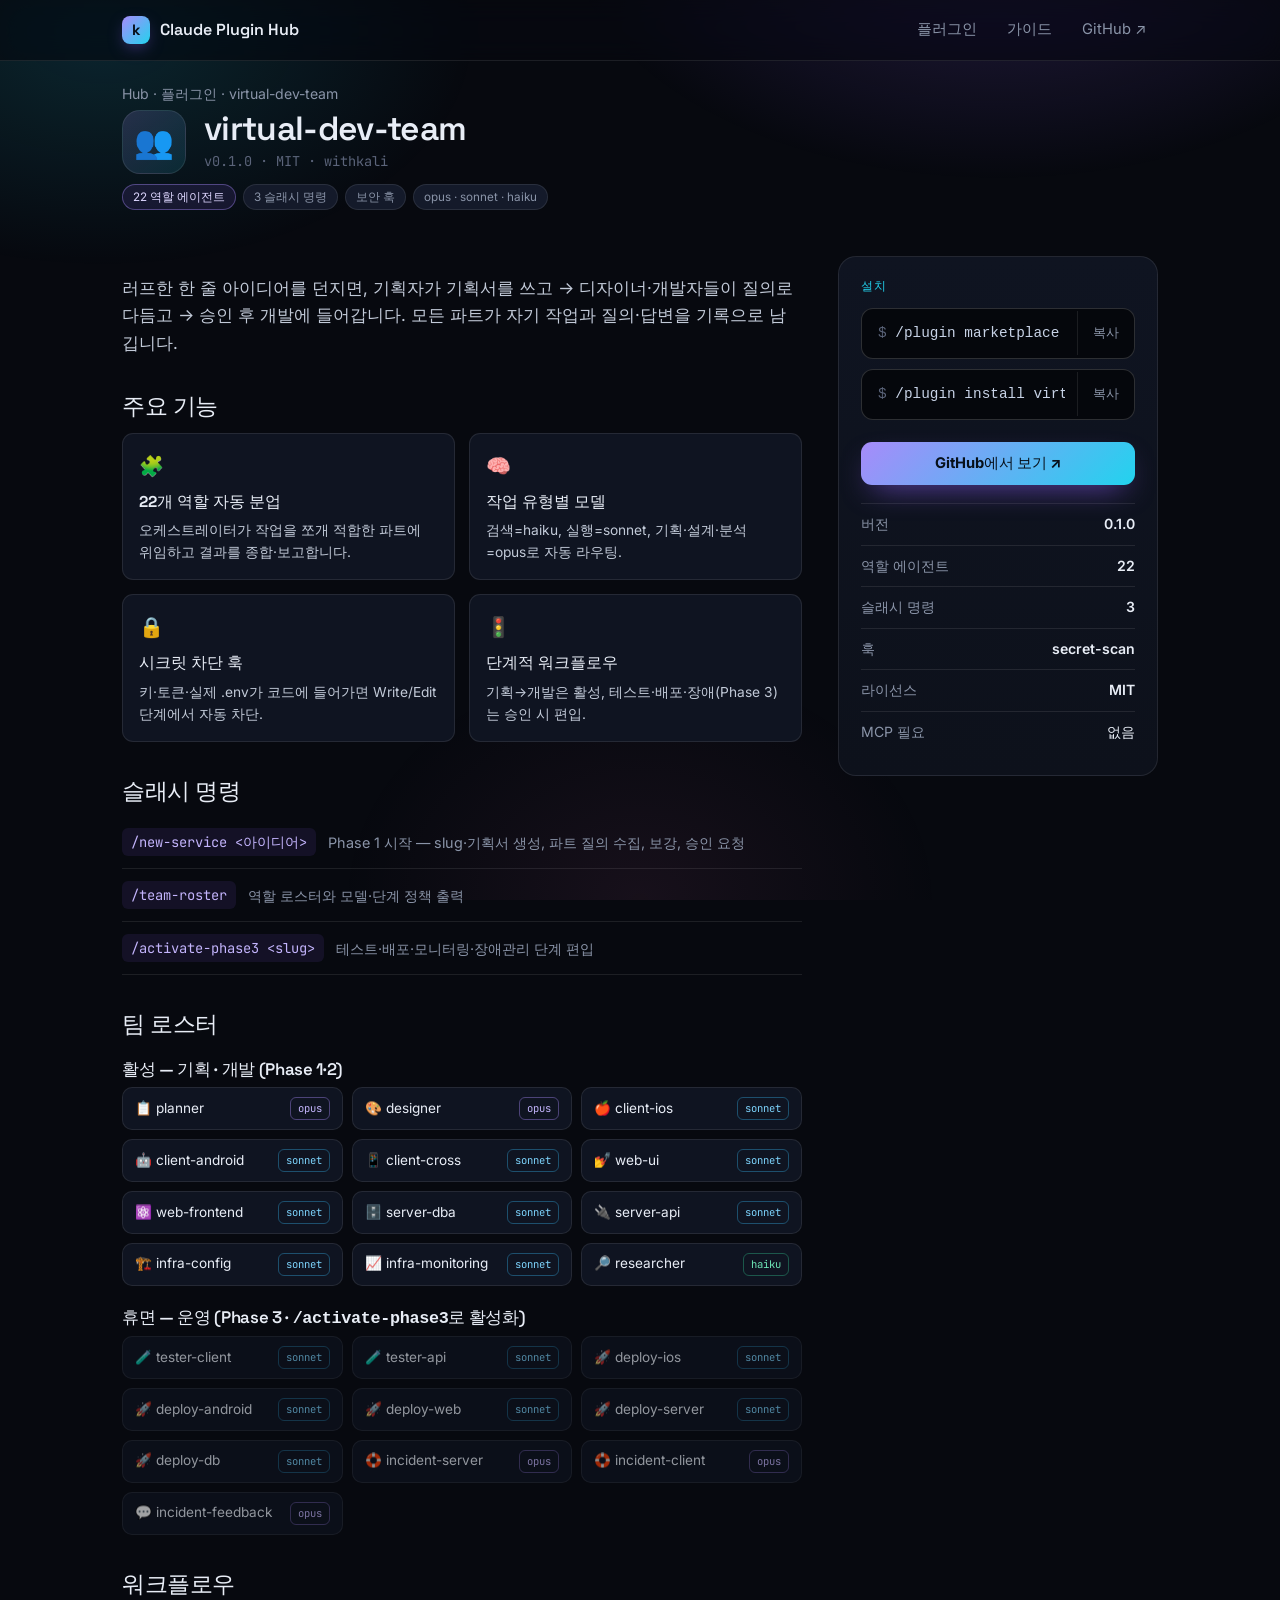
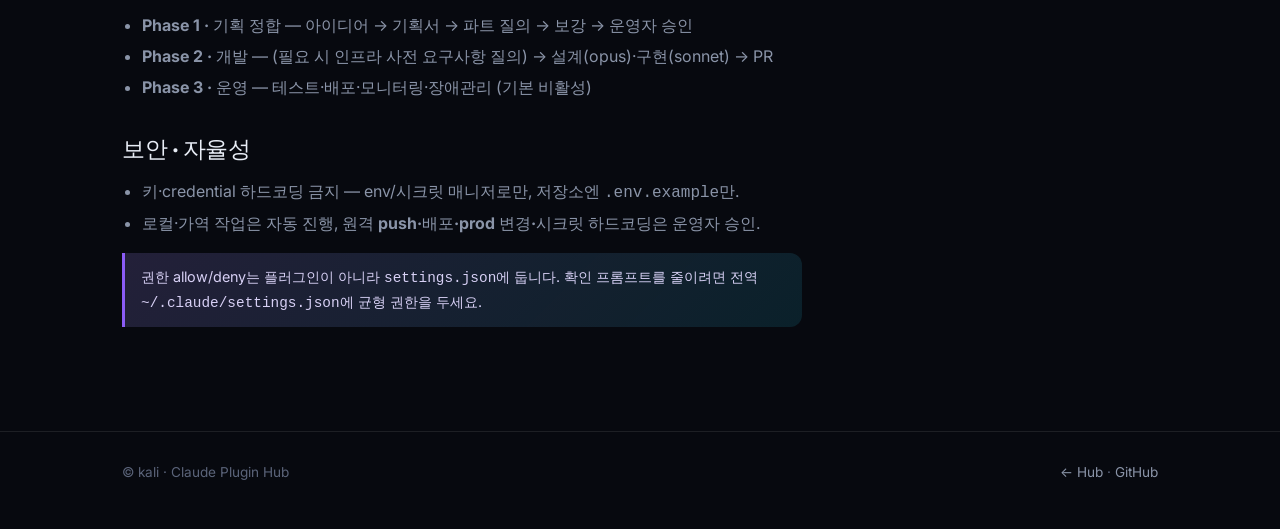
<file: docs/virtual-dev-team.html>
<!DOCTYPE html>
<html lang="ko">
<head>
<meta charset="UTF-8" />
<meta name="viewport" content="width=device-width, initial-scale=1.0" />
<title>virtual-dev-team · Claude Plugin Hub</title>
<meta name="description" content="기획→개발→운영을 자동화하는 22개 역할의 가상 개발팀 플러그인." />
<link rel="preconnect" href="https://fonts.googleapis.com" />
<link rel="preconnect" href="https://fonts.gstatic.com" crossorigin />
<link href="https://fonts.googleapis.com/css2?family=Inter:wght@400;500;600&family=Space+Grotesk:wght@500;600;700&family=JetBrains+Mono:wght@400;500&display=swap" rel="stylesheet" />
<link rel="stylesheet" href="assets/styles.css" />
</head>
<body>

<nav class="nav">
  <div class="container nav-inner">
    <a class="brand" href="index.html"><span class="logo">k</span> Claude Plugin Hub</a>
    <div class="nav-links">
      <a href="index.html#plugins">플러그인</a>
      <a href="virtual-dev-team.html">가이드</a>
      <a href="https://github.com/withkali/kali-claude-plugin-hub" target="_blank" rel="noopener">GitHub ↗</a>
    </div>
  </div>
</nav>

<div class="container">
  <div class="crumb"><a href="index.html">Hub</a> · <a href="index.html#plugins">플러그인</a> · virtual-dev-team</div>

  <div class="listing-head">
    <div class="card-icon">👥</div>
    <div>
      <h1>virtual-dev-team</h1>
      <span class="ver">v0.1.0 · MIT · withkali</span>
    </div>
  </div>
  <div class="tags" style="margin-bottom:6px;">
    <span class="tag accent">22 역할 에이전트</span>
    <span class="tag">3 슬래시 명령</span>
    <span class="tag">보안 훅</span>
    <span class="tag">opus · sonnet · haiku</span>
  </div>

  <div class="listing">
    <!-- main -->
    <div class="prose">
      <p style="font-size:1.08rem;color:#c2cad8;">러프한 한 줄 아이디어를 던지면, 기획자가 기획서를 쓰고 → 디자이너·개발자들이 질의로 다듬고 → 승인 후 개발에 들어갑니다. 모든 파트가 자기 작업과 질의·답변을 기록으로 남깁니다.</p>

      <h2>주요 기능</h2>
      <div class="feature-grid">
        <div class="feature"><span class="fi">🧩</span><h4>22개 역할 자동 분업</h4><p>오케스트레이터가 작업을 쪼개 적합한 파트에 위임하고 결과를 종합·보고합니다.</p></div>
        <div class="feature"><span class="fi">🧠</span><h4>작업 유형별 모델</h4><p>검색=haiku, 실행=sonnet, 기획·설계·분석=opus로 자동 라우팅.</p></div>
        <div class="feature"><span class="fi">🔒</span><h4>시크릿 차단 훅</h4><p>키·토큰·실제 .env가 코드에 들어가면 Write/Edit 단계에서 자동 차단.</p></div>
        <div class="feature"><span class="fi">🚦</span><h4>단계적 워크플로우</h4><p>기획→개발은 활성, 테스트·배포·장애(Phase 3)는 승인 시 편입.</p></div>
      </div>

      <h2>슬래시 명령</h2>
      <div class="cmd-row"><code>/new-service &lt;아이디어&gt;</code><span>Phase 1 시작 — slug·기획서 생성, 파트 질의 수집, 보강, 승인 요청</span></div>
      <div class="cmd-row"><code>/team-roster</code><span>역할 로스터와 모델·단계 정책 출력</span></div>
      <div class="cmd-row"><code>/activate-phase3 &lt;slug&gt;</code><span>테스트·배포·모니터링·장애관리 단계 편입</span></div>

      <h2>팀 로스터</h2>
      <h3>활성 — 기획 · 개발 (Phase 1·2)</h3>
      <div class="roles">
        <div class="role">📋 planner <span class="m opus">opus</span></div>
        <div class="role">🎨 designer <span class="m opus">opus</span></div>
        <div class="role">🍎 client-ios <span class="m sonnet">sonnet</span></div>
        <div class="role">🤖 client-android <span class="m sonnet">sonnet</span></div>
        <div class="role">📱 client-cross <span class="m sonnet">sonnet</span></div>
        <div class="role">💅 web-ui <span class="m sonnet">sonnet</span></div>
        <div class="role">⚛️ web-frontend <span class="m sonnet">sonnet</span></div>
        <div class="role">🗄️ server-dba <span class="m sonnet">sonnet</span></div>
        <div class="role">🔌 server-api <span class="m sonnet">sonnet</span></div>
        <div class="role">🏗️ infra-config <span class="m sonnet">sonnet</span></div>
        <div class="role">📈 infra-monitoring <span class="m sonnet">sonnet</span></div>
        <div class="role">🔎 researcher <span class="m haiku">haiku</span></div>
      </div>
      <h3>휴면 — 운영 (Phase 3 · <code>/activate-phase3</code>로 활성화)</h3>
      <div class="roles">
        <div class="role dim">🧪 tester-client <span class="m sonnet">sonnet</span></div>
        <div class="role dim">🧪 tester-api <span class="m sonnet">sonnet</span></div>
        <div class="role dim">🚀 deploy-ios <span class="m sonnet">sonnet</span></div>
        <div class="role dim">🚀 deploy-android <span class="m sonnet">sonnet</span></div>
        <div class="role dim">🚀 deploy-web <span class="m sonnet">sonnet</span></div>
        <div class="role dim">🚀 deploy-server <span class="m sonnet">sonnet</span></div>
        <div class="role dim">🚀 deploy-db <span class="m sonnet">sonnet</span></div>
        <div class="role dim">🛟 incident-server <span class="m opus">opus</span></div>
        <div class="role dim">🛟 incident-client <span class="m opus">opus</span></div>
        <div class="role dim">💬 incident-feedback <span class="m opus">opus</span></div>
      </div>

      <h2>워크플로우</h2>
      <ul>
        <li><strong>Phase 1 · 기획 정합</strong> — 아이디어 → 기획서 → 파트 질의 → 보강 → 운영자 승인</li>
        <li><strong>Phase 2 · 개발</strong> — (필요 시 인프라 사전 요구사항 질의) → 설계(opus)·구현(sonnet) → PR</li>
        <li><strong>Phase 3 · 운영</strong> — 테스트·배포·모니터링·장애관리 (기본 비활성)</li>
      </ul>

      <h2>보안 · 자율성</h2>
      <ul>
        <li>키·credential 하드코딩 금지 — env/시크릿 매니저로만, 저장소엔 <code>.env.example</code>만.</li>
        <li>로컬·가역 작업은 자동 진행, <strong>원격 push·배포·prod 변경·시크릿 하드코딩은 운영자 승인</strong>.</li>
      </ul>
      <div class="callout">권한 allow/deny는 플러그인이 아니라 <code>settings.json</code>에 둡니다. 확인 프롬프트를 줄이려면 전역 <code>~/.claude/settings.json</code>에 균형 권한을 두세요.</div>
    </div>

    <!-- sidebar -->
    <aside class="sidebar">
      <h3>설치</h3>
      <div class="cmd">
        <code>/plugin marketplace add withkali/kali-claude-plugin-hub</code>
        <button class="copy" data-copy="/plugin marketplace add withkali/kali-claude-plugin-hub">복사</button>
      </div>
      <div class="cmd">
        <code>/plugin install virtual-dev-team@kali-claude-plugin-hub</code>
        <button class="copy" data-copy="/plugin install virtual-dev-team@kali-claude-plugin-hub">복사</button>
      </div>
      <a class="btn btn-primary" style="width:100%;justify-content:center;margin-top:12px;" href="https://github.com/withkali/kali-claude-plugin-hub" target="_blank" rel="noopener">GitHub에서 보기 ↗</a>
      <ul class="facts">
        <li><span>버전</span><b>0.1.0</b></li>
        <li><span>역할 에이전트</span><b>22</b></li>
        <li><span>슬래시 명령</span><b>3</b></li>
        <li><span>훅</span><b>secret-scan</b></li>
        <li><span>라이선스</span><b>MIT</b></li>
        <li><span>MCP 필요</span><b>없음</b></li>
      </ul>
    </aside>
  </div>
</div>

<footer>
  <div class="container footer-inner">
    <span>© kali · Claude Plugin Hub</span>
    <span><a href="index.html">← Hub</a> · <a href="https://github.com/withkali/kali-claude-plugin-hub" target="_blank" rel="noopener">GitHub</a></span>
  </div>
</footer>

<script src="assets/app.js"></script>
</body>
</html>
</file>
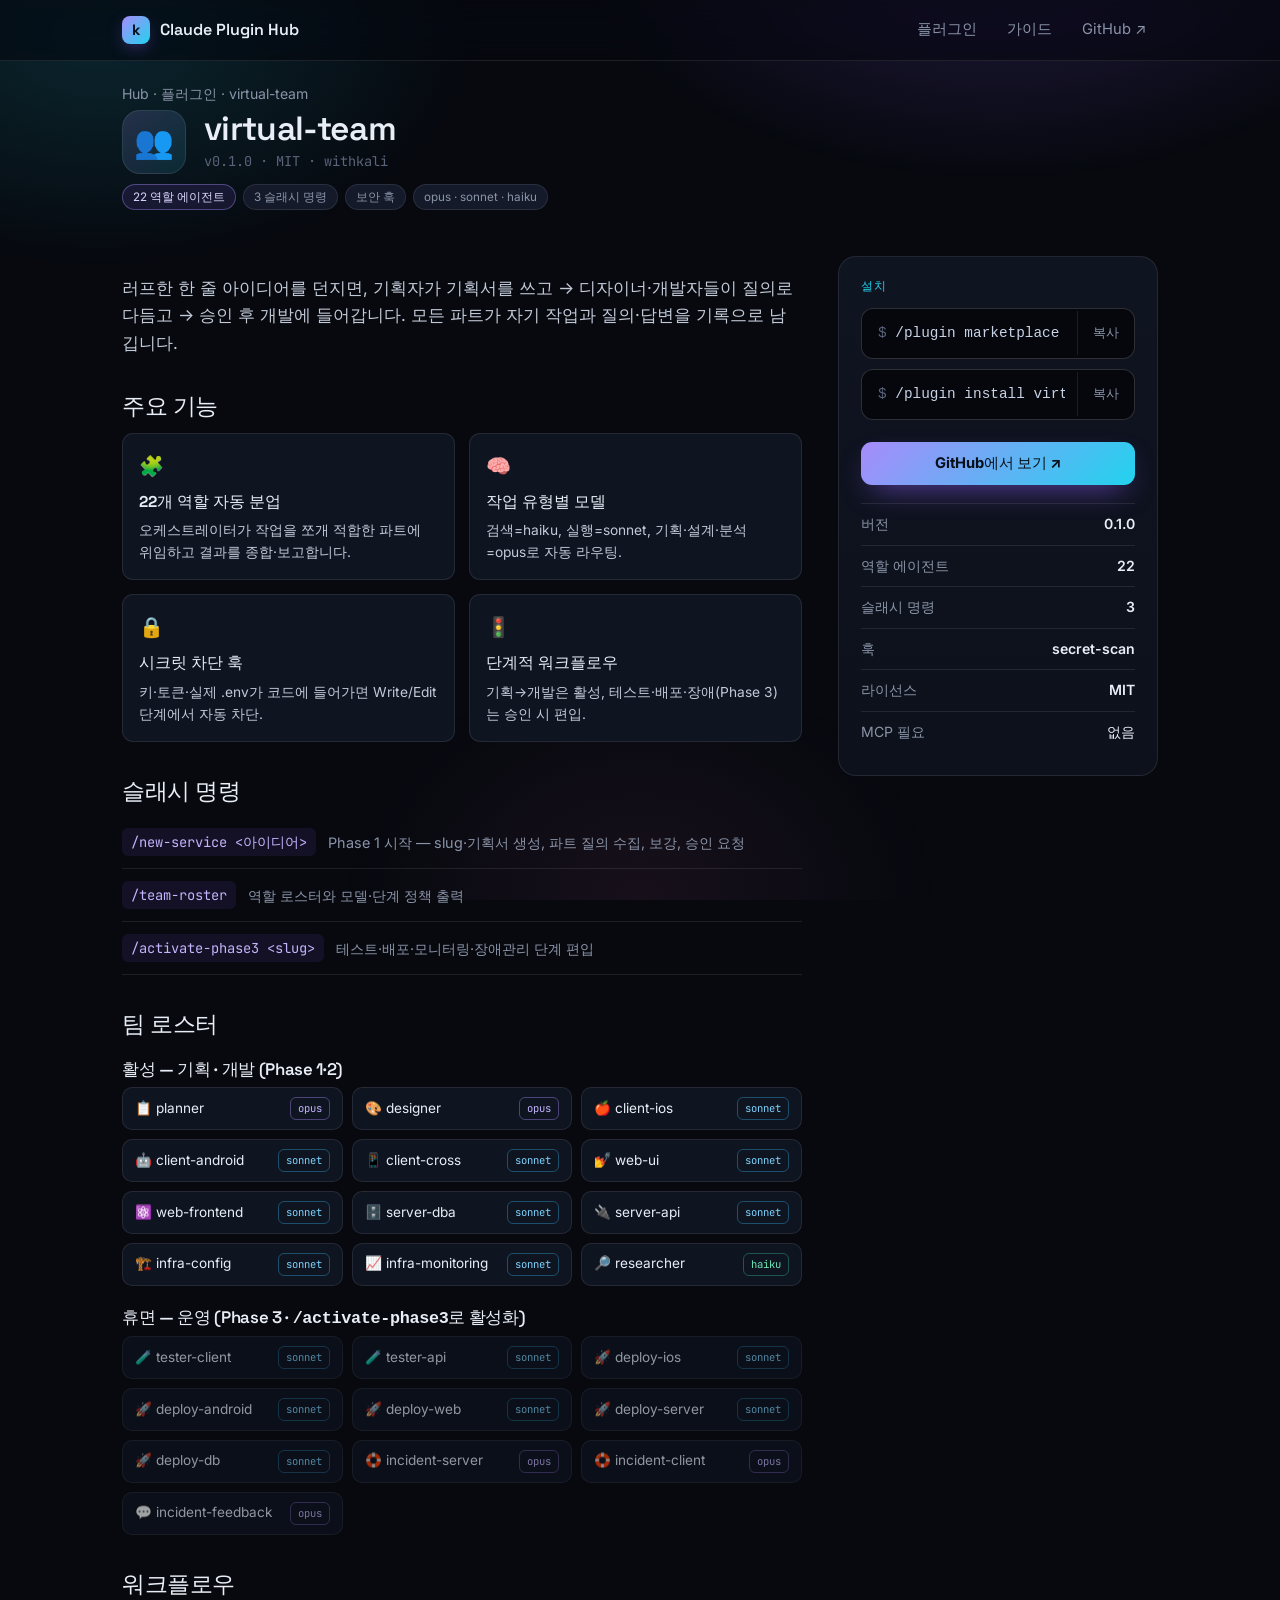
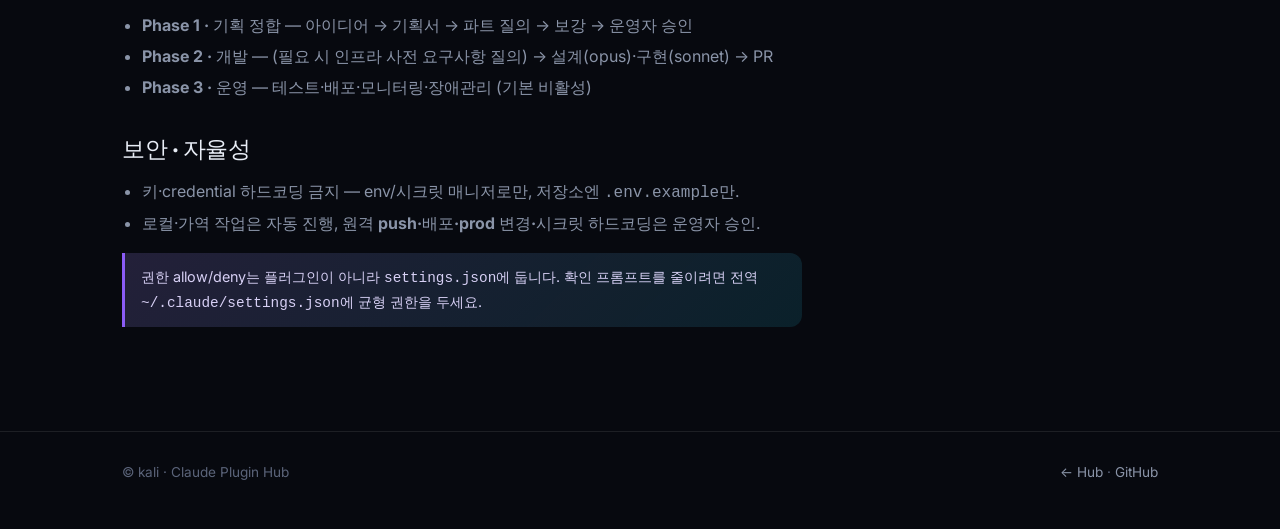
<file: docs/virtual-team.html>
<!DOCTYPE html>
<html lang="ko">
<head>
<meta charset="UTF-8" />
<meta name="viewport" content="width=device-width, initial-scale=1.0" />
<title>virtual-team · Claude Plugin Hub</title>
<meta name="description" content="기획→개발→운영을 자동화하는 22개 역할의 가상 개발팀 플러그인." />
<link rel="preconnect" href="https://fonts.googleapis.com" />
<link rel="preconnect" href="https://fonts.gstatic.com" crossorigin />
<link href="https://fonts.googleapis.com/css2?family=Inter:wght@400;500;600&family=Space+Grotesk:wght@500;600;700&family=JetBrains+Mono:wght@400;500&display=swap" rel="stylesheet" />
<link rel="stylesheet" href="assets/styles.css" />
</head>
<body>

<nav class="nav">
  <div class="container nav-inner">
    <a class="brand" href="index.html"><span class="logo">k</span> Claude Plugin Hub</a>
    <div class="nav-links">
      <a href="index.html#plugins">플러그인</a>
      <a href="virtual-team.html">가이드</a>
      <a href="https://github.com/withkali/kali-claude-plugin-hub" target="_blank" rel="noopener">GitHub ↗</a>
    </div>
  </div>
</nav>

<div class="container">
  <div class="crumb"><a href="index.html">Hub</a> · <a href="index.html#plugins">플러그인</a> · virtual-team</div>

  <div class="listing-head">
    <div class="card-icon">👥</div>
    <div>
      <h1>virtual-team</h1>
      <span class="ver">v0.1.0 · MIT · withkali</span>
    </div>
  </div>
  <div class="tags" style="margin-bottom:6px;">
    <span class="tag accent">22 역할 에이전트</span>
    <span class="tag">3 슬래시 명령</span>
    <span class="tag">보안 훅</span>
    <span class="tag">opus · sonnet · haiku</span>
  </div>

  <div class="listing">
    <!-- main -->
    <div class="prose">
      <p style="font-size:1.08rem;color:#c2cad8;">러프한 한 줄 아이디어를 던지면, 기획자가 기획서를 쓰고 → 디자이너·개발자들이 질의로 다듬고 → 승인 후 개발에 들어갑니다. 모든 파트가 자기 작업과 질의·답변을 기록으로 남깁니다.</p>

      <h2>주요 기능</h2>
      <div class="feature-grid">
        <div class="feature"><span class="fi">🧩</span><h4>22개 역할 자동 분업</h4><p>오케스트레이터가 작업을 쪼개 적합한 파트에 위임하고 결과를 종합·보고합니다.</p></div>
        <div class="feature"><span class="fi">🧠</span><h4>작업 유형별 모델</h4><p>검색=haiku, 실행=sonnet, 기획·설계·분석=opus로 자동 라우팅.</p></div>
        <div class="feature"><span class="fi">🔒</span><h4>시크릿 차단 훅</h4><p>키·토큰·실제 .env가 코드에 들어가면 Write/Edit 단계에서 자동 차단.</p></div>
        <div class="feature"><span class="fi">🚦</span><h4>단계적 워크플로우</h4><p>기획→개발은 활성, 테스트·배포·장애(Phase 3)는 승인 시 편입.</p></div>
      </div>

      <h2>슬래시 명령</h2>
      <div class="cmd-row"><code>/new-service &lt;아이디어&gt;</code><span>Phase 1 시작 — slug·기획서 생성, 파트 질의 수집, 보강, 승인 요청</span></div>
      <div class="cmd-row"><code>/team-roster</code><span>역할 로스터와 모델·단계 정책 출력</span></div>
      <div class="cmd-row"><code>/activate-phase3 &lt;slug&gt;</code><span>테스트·배포·모니터링·장애관리 단계 편입</span></div>

      <h2>팀 로스터</h2>
      <h3>활성 — 기획 · 개발 (Phase 1·2)</h3>
      <div class="roles">
        <div class="role">📋 planner <span class="m opus">opus</span></div>
        <div class="role">🎨 designer <span class="m opus">opus</span></div>
        <div class="role">🍎 client-ios <span class="m sonnet">sonnet</span></div>
        <div class="role">🤖 client-android <span class="m sonnet">sonnet</span></div>
        <div class="role">📱 client-cross <span class="m sonnet">sonnet</span></div>
        <div class="role">💅 web-ui <span class="m sonnet">sonnet</span></div>
        <div class="role">⚛️ web-frontend <span class="m sonnet">sonnet</span></div>
        <div class="role">🗄️ server-dba <span class="m sonnet">sonnet</span></div>
        <div class="role">🔌 server-api <span class="m sonnet">sonnet</span></div>
        <div class="role">🏗️ infra-config <span class="m sonnet">sonnet</span></div>
        <div class="role">📈 infra-monitoring <span class="m sonnet">sonnet</span></div>
        <div class="role">🔎 researcher <span class="m haiku">haiku</span></div>
      </div>
      <h3>휴면 — 운영 (Phase 3 · <code>/activate-phase3</code>로 활성화)</h3>
      <div class="roles">
        <div class="role dim">🧪 tester-client <span class="m sonnet">sonnet</span></div>
        <div class="role dim">🧪 tester-api <span class="m sonnet">sonnet</span></div>
        <div class="role dim">🚀 deploy-ios <span class="m sonnet">sonnet</span></div>
        <div class="role dim">🚀 deploy-android <span class="m sonnet">sonnet</span></div>
        <div class="role dim">🚀 deploy-web <span class="m sonnet">sonnet</span></div>
        <div class="role dim">🚀 deploy-server <span class="m sonnet">sonnet</span></div>
        <div class="role dim">🚀 deploy-db <span class="m sonnet">sonnet</span></div>
        <div class="role dim">🛟 incident-server <span class="m opus">opus</span></div>
        <div class="role dim">🛟 incident-client <span class="m opus">opus</span></div>
        <div class="role dim">💬 incident-feedback <span class="m opus">opus</span></div>
      </div>

      <h2>워크플로우</h2>
      <ul>
        <li><strong>Phase 1 · 기획 정합</strong> — 아이디어 → 기획서 → 파트 질의 → 보강 → 운영자 승인</li>
        <li><strong>Phase 2 · 개발</strong> — (필요 시 인프라 사전 요구사항 질의) → 설계(opus)·구현(sonnet) → PR</li>
        <li><strong>Phase 3 · 운영</strong> — 테스트·배포·모니터링·장애관리 (기본 비활성)</li>
      </ul>

      <h2>보안 · 자율성</h2>
      <ul>
        <li>키·credential 하드코딩 금지 — env/시크릿 매니저로만, 저장소엔 <code>.env.example</code>만.</li>
        <li>로컬·가역 작업은 자동 진행, <strong>원격 push·배포·prod 변경·시크릿 하드코딩은 운영자 승인</strong>.</li>
      </ul>
      <div class="callout">권한 allow/deny는 플러그인이 아니라 <code>settings.json</code>에 둡니다. 확인 프롬프트를 줄이려면 전역 <code>~/.claude/settings.json</code>에 균형 권한을 두세요.</div>
    </div>

    <!-- sidebar -->
    <aside class="sidebar">
      <h3>설치</h3>
      <div class="cmd">
        <code>/plugin marketplace add withkali/kali-claude-plugin-hub</code>
        <button class="copy" data-copy="/plugin marketplace add withkali/kali-claude-plugin-hub">복사</button>
      </div>
      <div class="cmd">
        <code>/plugin install virtual-team@kali-claude-plugin-hub</code>
        <button class="copy" data-copy="/plugin install virtual-team@kali-claude-plugin-hub">복사</button>
      </div>
      <a class="btn btn-primary" style="width:100%;justify-content:center;margin-top:12px;" href="https://github.com/withkali/kali-claude-plugin-hub" target="_blank" rel="noopener">GitHub에서 보기 ↗</a>
      <ul class="facts">
        <li><span>버전</span><b>0.1.0</b></li>
        <li><span>역할 에이전트</span><b>22</b></li>
        <li><span>슬래시 명령</span><b>3</b></li>
        <li><span>훅</span><b>secret-scan</b></li>
        <li><span>라이선스</span><b>MIT</b></li>
        <li><span>MCP 필요</span><b>없음</b></li>
      </ul>
    </aside>
  </div>
</div>

<footer>
  <div class="container footer-inner">
    <span>© kali · Claude Plugin Hub</span>
    <span><a href="index.html">← Hub</a> · <a href="https://github.com/withkali/kali-claude-plugin-hub" target="_blank" rel="noopener">GitHub</a></span>
  </div>
</footer>

<script src="assets/app.js"></script>
</body>
</html>
</file>
<file: docs/assets/styles.css>
/* kali-claude-plugin-hub — marketplace theme */
:root {
  --bg: #07090f;
  --bg-soft: #0d111b;
  --surface: #0f1421;
  --surface-2: #141a2a;
  --border: rgba(255,255,255,0.09);
  --border-strong: rgba(255,255,255,0.16);
  --fg: #e8edf6;
  --muted: #8a94a8;
  --faint: #5b647a;
  --accent: #8b5cf6;
  --accent-2: #22d3ee;
  --accent-3: #f472b6;
  --grad: linear-gradient(135deg, #a78bfa 0%, #22d3ee 100%);
  --grad-soft: linear-gradient(135deg, rgba(167,139,250,.18), rgba(34,211,238,.12));
  --ok: #34d399;
  --radius: 18px;
  --radius-sm: 11px;
  --shadow: 0 18px 50px -20px rgba(0,0,0,.7);
  --maxw: 1080px;
  font-synthesis: none;
}

* { box-sizing: border-box; }
html { scroll-behavior: smooth; }
body {
  margin: 0;
  background: var(--bg);
  color: var(--fg);
  font-family: "Inter", -apple-system, BlinkMacSystemFont, "Segoe UI", Roboto, "Apple SD Gothic Neo", sans-serif;
  font-size: 16px;
  line-height: 1.6;
  -webkit-font-smoothing: antialiased;
  overflow-x: hidden;
}
/* ambient background glow */
body::before {
  content: "";
  position: fixed;
  inset: 0;
  z-index: -1;
  background:
    radial-gradient(720px 420px at 78% -8%, rgba(139,92,246,.22), transparent 60%),
    radial-gradient(680px 420px at 8% 4%, rgba(34,211,238,.14), transparent 55%),
    radial-gradient(500px 400px at 50% 100%, rgba(244,114,182,.07), transparent 60%);
}

a { color: inherit; text-decoration: none; }
h1, h2, h3 { font-family: "Space Grotesk", "Inter", sans-serif; font-weight: 600; letter-spacing: -.02em; line-height: 1.15; margin: 0; }
.container { max-width: var(--maxw); margin: 0 auto; padding: 0 22px; }

/* ---------- nav ---------- */
.nav {
  position: sticky; top: 0; z-index: 50;
  backdrop-filter: saturate(160%) blur(14px);
  background: rgba(7,9,15,.66);
  border-bottom: 1px solid var(--border);
}
.nav-inner { display: flex; align-items: center; gap: 18px; height: 60px; }
.brand { display: flex; align-items: center; gap: 10px; font-family: "Space Grotesk", sans-serif; font-weight: 600; }
.brand .logo {
  width: 28px; height: 28px; border-radius: 8px; background: var(--grad);
  display: grid; place-items: center; color: #08101a; font-weight: 800; font-size: 15px;
  box-shadow: 0 6px 18px -6px rgba(139,92,246,.7);
}
.nav-links { margin-left: auto; display: flex; gap: 6px; align-items: center; }
.nav-links a { color: var(--muted); padding: 8px 12px; border-radius: 9px; font-size: .92rem; transition: .15s; }
.nav-links a:hover { color: var(--fg); background: var(--surface); }

/* ---------- buttons ---------- */
.btn { display: inline-flex; align-items: center; gap: 8px; border: 1px solid var(--border-strong); background: var(--surface); color: var(--fg); padding: 10px 16px; border-radius: 11px; font-size: .92rem; font-weight: 500; cursor: pointer; transition: .16s; white-space: nowrap; }
.btn:hover { border-color: var(--accent); background: var(--surface-2); transform: translateY(-1px); }
.btn-primary { background: var(--grad); color: #07101a; border: none; font-weight: 700; box-shadow: 0 12px 30px -12px rgba(139,92,246,.8); }
.btn-primary:hover { filter: brightness(1.06); }
.btn-sm { padding: 7px 12px; font-size: .85rem; }

/* ---------- hero ---------- */
.hero { padding: 84px 0 56px; text-align: center; }
.eyebrow { display: inline-flex; align-items: center; gap: 8px; font-size: .8rem; color: var(--muted); border: 1px solid var(--border); background: var(--surface); padding: 6px 14px; border-radius: 999px; margin-bottom: 26px; }
.eyebrow .dot { width: 7px; height: 7px; border-radius: 50%; background: var(--ok); box-shadow: 0 0 10px var(--ok); }
.hero h1 { font-size: clamp(2.4rem, 6vw, 4rem); }
.hero h1 .grad { background: var(--grad); -webkit-background-clip: text; background-clip: text; color: transparent; }
.hero p.lead { color: var(--muted); font-size: clamp(1rem, 2.2vw, 1.22rem); max-width: 620px; margin: 18px auto 0; }
.lead-store { font-family: "Space Grotesk", sans-serif; font-weight: 700; font-size: clamp(1.15rem, 2.6vw, 1.55rem); letter-spacing: -.02em; background: var(--grad); -webkit-background-clip: text; background-clip: text; color: transparent; max-width: 620px; margin: 6px auto 0; }
.hero-cta { display: flex; gap: 12px; justify-content: center; flex-wrap: wrap; margin-top: 30px; }

/* command box w/ copy */
.cmd { display: inline-flex; align-items: center; gap: 12px; background: #05070c; border: 1px solid var(--border-strong); border-radius: 12px; padding: 0 0 0 16px; font-family: "JetBrains Mono", ui-monospace, SFMono-Regular, Menlo, monospace; max-width: 100%; }
.cmd code { font-size: .9rem; color: #c7d2e6; white-space: nowrap; overflow: auto; padding: 13px 0; }
.cmd code::before { content: "$ "; color: var(--faint); }
.cmd .copy { flex: none; border: none; border-left: 1px solid var(--border); background: transparent; color: var(--muted); padding: 13px 15px; cursor: pointer; font-family: inherit; font-size: .82rem; border-radius: 0 12px 12px 0; transition: .15s; }
.cmd .copy:hover { color: var(--fg); background: var(--surface); }
.cmd .copy.copied { color: var(--ok); }
.cmd.block { display: flex; }
.cmd.block code { white-space: pre; }

.stats { display: flex; gap: 30px; justify-content: center; flex-wrap: wrap; margin-top: 40px; color: var(--muted); }
.stats .stat { text-align: center; }
.stats .stat b { display: block; font-family: "Space Grotesk", sans-serif; font-size: 1.5rem; color: var(--fg); }
.stats .stat span { font-size: .82rem; }

/* ---------- sections ---------- */
section.block { padding: 40px 0; }
.section-head { display: flex; align-items: end; justify-content: space-between; gap: 16px; margin-bottom: 22px; flex-wrap: wrap; }
.section-head .label { font-size: .78rem; letter-spacing: .14em; text-transform: uppercase; color: var(--accent-2); font-weight: 600; }
.section-head h2 { font-size: 1.7rem; margin-top: 6px; }
.section-head p { color: var(--muted); margin: 6px 0 0; }

/* search — inline (legacy, kept for other uses) */
.search { position: relative; max-width: 320px; width: 100%; }
.search input { width: 100%; background: var(--surface); border: 1px solid var(--border); color: var(--fg); padding: 11px 14px 11px 38px; border-radius: 11px; font-size: .92rem; outline: none; transition: .15s; }
.search input:focus { border-color: var(--accent); }
.search svg { position: absolute; left: 12px; top: 50%; transform: translateY(-50%); color: var(--faint); }

/* search-section — sits between hero and main, outside any section */
.search-section { padding: 0 0 8px; }

/* search-bar — full-width pill */
.search-bar { position: relative; width: 100%; margin-bottom: 0; }
.search-bar input { width: 100%; background: var(--surface); border: 1px solid var(--border-strong); color: var(--fg); padding: 16px 24px 16px 52px; border-radius: 999px; font-size: 1rem; outline: none; transition: .18s; }
.search-bar input:focus { border-color: var(--accent); box-shadow: 0 0 0 4px rgba(139,92,246,.15); }
.search-bar input::placeholder { color: var(--faint); }
.search-bar svg { position: absolute; left: 20px; top: 50%; transform: translateY(-50%); color: var(--muted); pointer-events: none; }

/* ---------- card grid ---------- */
.grid { display: grid; grid-template-columns: repeat(auto-fill, minmax(300px, 1fr)); gap: 18px; }
.card {
  position: relative; display: flex; flex-direction: column;
  background: linear-gradient(180deg, var(--surface), var(--bg-soft));
  border: 1px solid var(--border); border-radius: var(--radius); padding: 22px;
  transition: .2s; overflow: hidden;
}
.card::before { content: ""; position: absolute; inset: 0 0 auto 0; height: 2px; background: var(--grad); opacity: 0; transition: .2s; }
.card:hover { transform: translateY(-4px); border-color: var(--border-strong); box-shadow: var(--shadow); }
.card:hover::before { opacity: 1; }
.card-top { display: flex; align-items: center; gap: 14px; margin-bottom: 14px; }
.card-icon { width: 50px; height: 50px; border-radius: 14px; display: grid; place-items: center; font-size: 25px; background: var(--grad-soft); border: 1px solid var(--border); flex: none; }
.card-title { display: flex; flex-direction: column; }
.card-title .name { font-family: "Space Grotesk", sans-serif; font-weight: 600; font-size: 1.18rem; }
.card-title .ver { font-size: .76rem; color: var(--faint); font-family: "JetBrains Mono", monospace; }
.card p.desc { color: var(--muted); font-size: .92rem; margin: 0 0 16px; flex: 1; }
.tags { display: flex; gap: 7px; flex-wrap: wrap; margin-bottom: 18px; }
.tag { font-size: .73rem; color: var(--muted); background: var(--surface-2); border: 1px solid var(--border); padding: 3px 10px; border-radius: 999px; }
.tag.accent { color: #ddd6fe; border-color: rgba(167,139,250,.4); background: rgba(139,92,246,.12); }
.card-actions { display: flex; gap: 10px; align-items: center; }
.card-actions .btn { flex: 1; justify-content: center; }

/* coming soon / empty */
.empty { border: 1px dashed var(--border-strong); border-radius: var(--radius); padding: 30px; text-align: center; color: var(--faint); background: rgba(255,255,255,.012); }
.empty b { color: var(--muted); }

/* ---------- detail page ---------- */
.listing { display: grid; grid-template-columns: 1fr 320px; gap: 36px; padding: 40px 0 60px; align-items: start; }
.listing-head { display: flex; gap: 18px; align-items: center; margin-bottom: 10px; }
.listing-head .card-icon { width: 64px; height: 64px; font-size: 32px; border-radius: 18px; }
.listing-head h1 { font-size: 2.1rem; }
.listing-head .ver { color: var(--faint); font-family: "JetBrains Mono", monospace; font-size: .85rem; }
.feature-grid { display: grid; grid-template-columns: repeat(auto-fit, minmax(220px,1fr)); gap: 14px; margin: 14px 0 6px; }
.feature { background: var(--surface); border: 1px solid var(--border); border-radius: var(--radius-sm); padding: 16px; }
.feature .fi { font-size: 20px; margin-bottom: 8px; display: block; }
.feature h4 { margin: 0 0 4px; font-size: .98rem; font-family: "Space Grotesk", sans-serif; }
.feature p { margin: 0; color: var(--muted); font-size: .86rem; }

.roles { display: grid; grid-template-columns: repeat(auto-fill, minmax(190px,1fr)); gap: 9px; }
.role { display: flex; align-items: center; gap: 9px; background: var(--surface); border: 1px solid var(--border); border-radius: 10px; padding: 9px 12px; font-size: .85rem; }
.role .m { margin-left: auto; font-size: .66rem; font-family: "JetBrains Mono", monospace; padding: 2px 7px; border-radius: 6px; border: 1px solid var(--border); color: var(--muted); }
.role .m.opus { color: #c4b5fd; border-color: rgba(167,139,250,.4); }
.role .m.sonnet { color: #7dd3fc; border-color: rgba(56,189,248,.35); }
.role .m.haiku { color: #6ee7b7; border-color: rgba(52,211,153,.35); }
.role.dim { opacity: .62; }

.cmd-row { display: flex; align-items: center; gap: 12px; padding: 12px 0; border-bottom: 1px solid var(--border); }
.cmd-row:last-child { border-bottom: none; }
.cmd-row code { font-family: "JetBrains Mono", monospace; font-size: .86rem; color: #c4b5fd; background: rgba(139,92,246,.1); padding: 3px 9px; border-radius: 6px; white-space: nowrap; }
.cmd-row span { color: var(--muted); font-size: .9rem; }

.sidebar { position: sticky; top: 80px; background: linear-gradient(180deg, var(--surface), var(--bg-soft)); border: 1px solid var(--border); border-radius: var(--radius); padding: 22px; }
.sidebar h3 { font-size: .78rem; letter-spacing: .12em; text-transform: uppercase; color: var(--accent-2); margin-bottom: 14px; }
.sidebar .cmd { display: flex; width: 100%; margin-bottom: 10px; }
.sidebar .cmd code { white-space: nowrap; overflow: auto; }
.facts { list-style: none; padding: 0; margin: 18px 0 0; border-top: 1px solid var(--border); }
.facts li { display: flex; justify-content: space-between; padding: 9px 0; font-size: .88rem; border-bottom: 1px solid var(--border); }
.facts li:last-child { border-bottom: none; }
.facts li span { color: var(--muted); }
.facts li b { font-weight: 600; }

.prose h2 { font-size: 1.45rem; margin: 36px 0 12px; }
.prose h3 { font-size: 1.05rem; margin: 22px 0 8px; color: var(--fg); }
.prose p { color: var(--cfg, #c2cad8); }
.prose ul { color: var(--muted); padding-left: 20px; }
.prose ul li { margin: 5px 0; }
.callout { border-left: 3px solid var(--accent); background: var(--grad-soft); border-radius: 0 12px 12px 0; padding: 12px 16px; color: #d7d0f5; font-size: .9rem; margin: 14px 0; }
.crumb { color: var(--muted); font-size: .88rem; margin: 22px 0 4px; }
.crumb a:hover { color: var(--fg); }

/* ---------- genre table ---------- */
.genre-table { width: 100%; border-collapse: collapse; margin: 14px 0; font-size: .9rem; }
.genre-table th { text-align: left; padding: 8px 12px; border-bottom: 1px solid var(--border); color: var(--muted); font-weight: 600; }
.genre-table td { padding: 9px 12px; border-bottom: 1px solid rgba(255,255,255,.05); color: var(--muted); }
.genre-table td:first-child { color: var(--faint); width: 2rem; }
.genre-table td:nth-child(2) { color: var(--fg); }
.genre-table tr:last-child td { border-bottom: none; }

/* ---------- footer ---------- */
footer { border-top: 1px solid var(--border); padding: 30px 0 50px; color: var(--faint); font-size: .85rem; margin-top: 30px; }
.footer-inner { display: flex; justify-content: space-between; gap: 14px; flex-wrap: wrap; align-items: center; }
.footer-inner a { color: var(--muted); }
.footer-inner a:hover { color: var(--fg); }

/* ---------- responsive ---------- */
@media (max-width: 820px) {
  .listing { grid-template-columns: 1fr; }
  .sidebar { position: static; order: -1; }
  .hero { padding: 56px 0 40px; }
}
.fade-hidden { display: none !important; }
</file>
